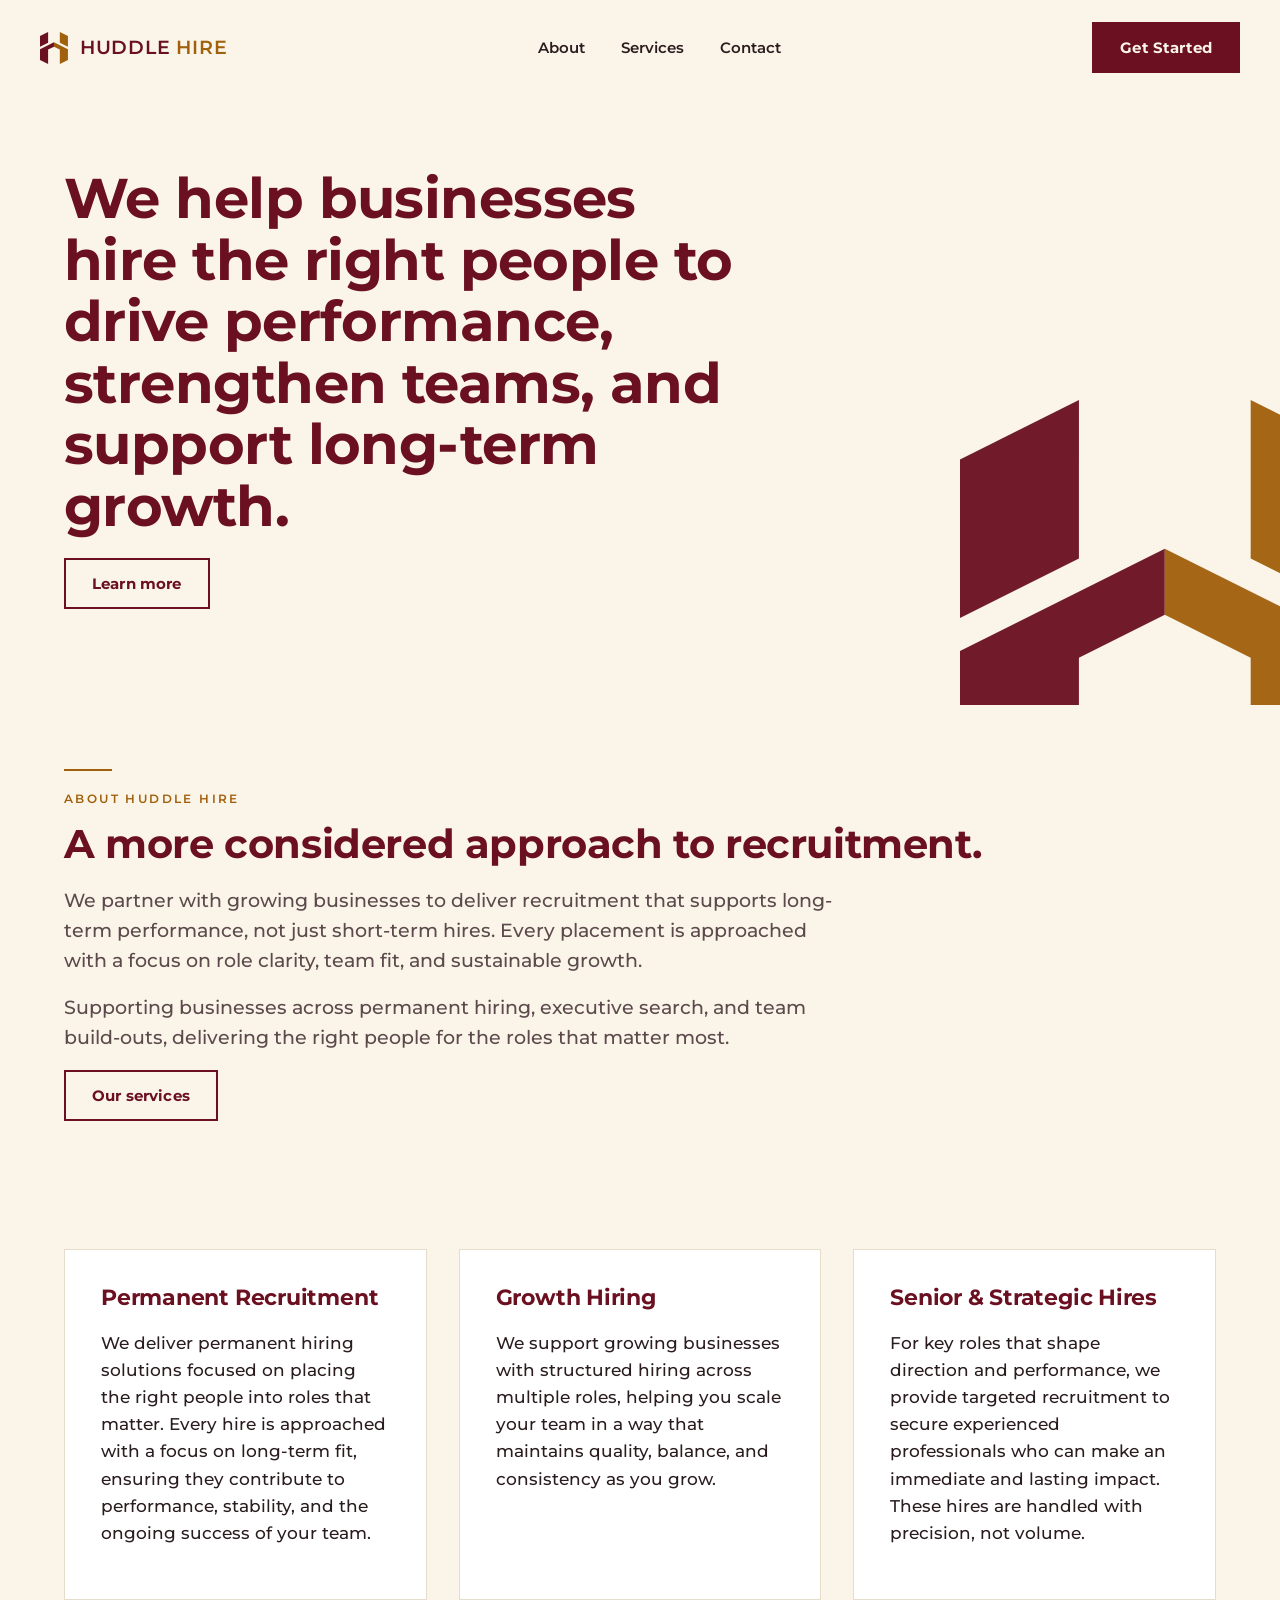
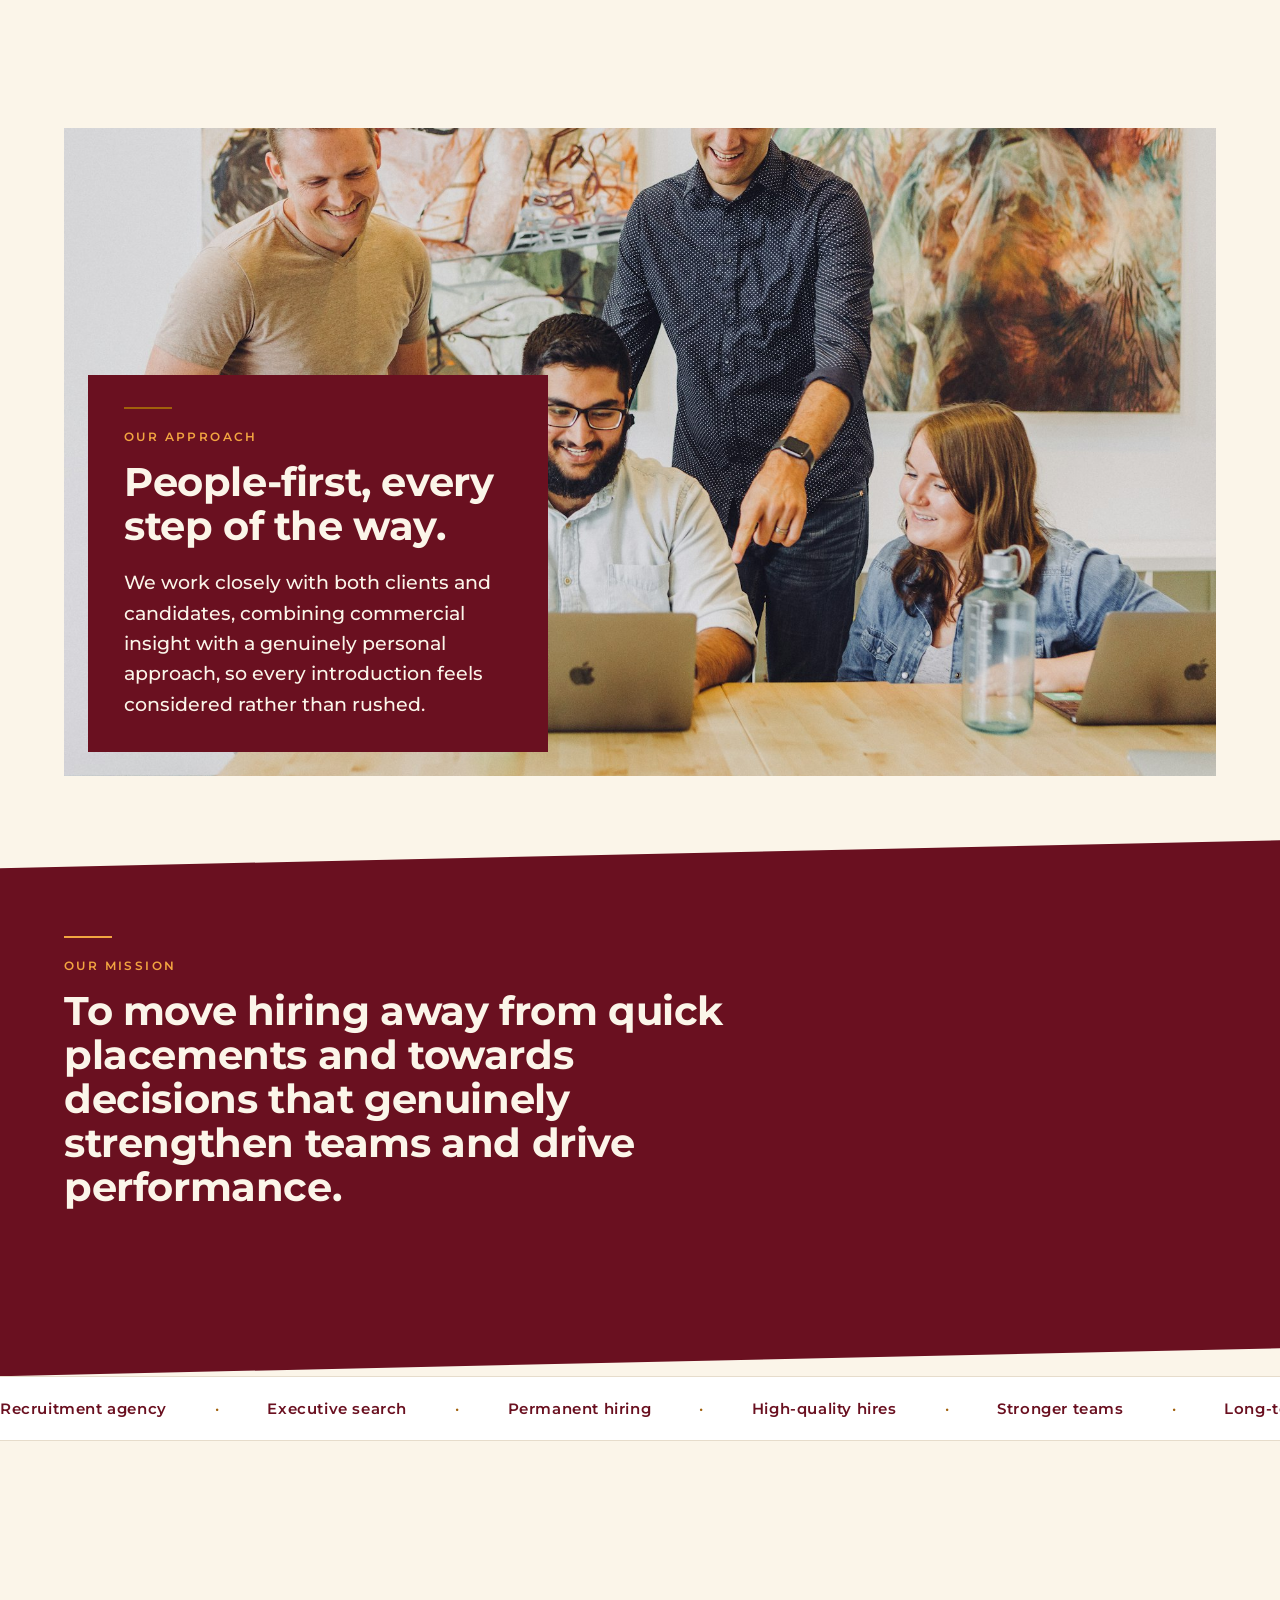
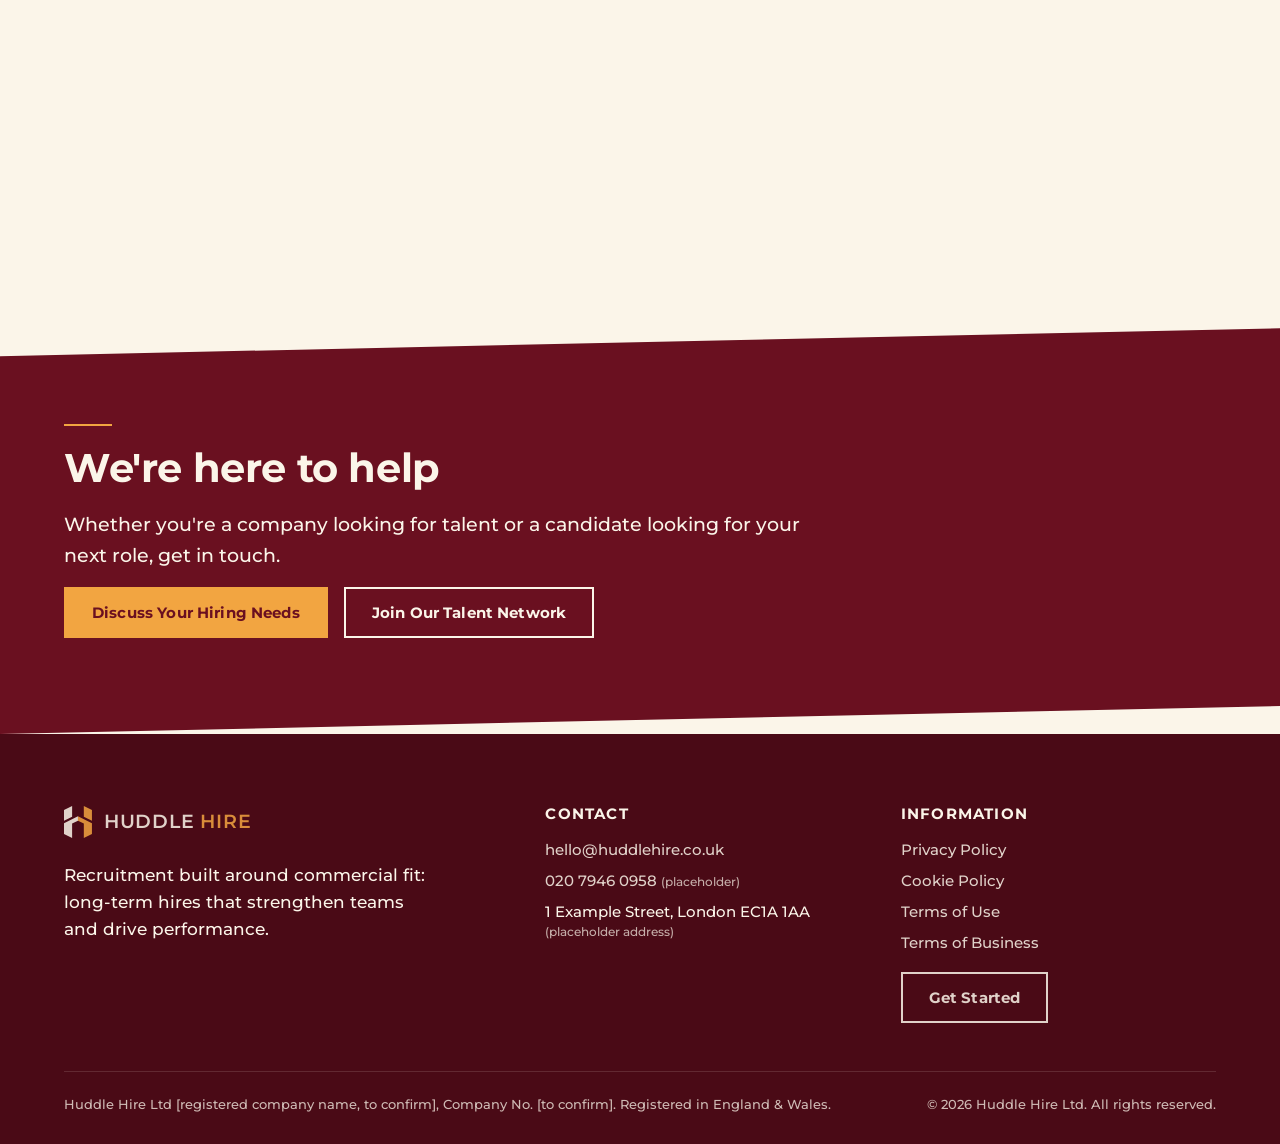
<file: index.html>
<!doctype html>
<html lang="en-GB">
<head>
  <meta charset="utf-8">
  <meta name="viewport" content="width=device-width, initial-scale=1">
  <title>Huddle Hire | Sales &amp; Commercial Recruitment Agency</title>
  <meta name="description" content="Huddle Hire helps growing businesses hire the right people to drive performance, strengthen teams and support long-term growth.">
  <meta property="og:title" content="Huddle Hire | Sales &amp; Commercial Recruitment Agency">
  <meta property="og:description" content="Huddle Hire helps growing businesses hire the right people to drive performance, strengthen teams and support long-term growth.">
  <meta property="og:type" content="website">
  <link rel="canonical" href="https://www.huddlehire.co.uk/">
  <meta property="og:url" content="https://www.huddlehire.co.uk/">
  <link rel="icon" href="assets/logo/favicon.svg" type="image/svg+xml">
  <link rel="icon" href="assets/logo/png/favicon-32.png" sizes="32x32">
  <link rel="shortcut icon" href="assets/logo/favicon.ico">
  <link rel="apple-touch-icon" href="assets/logo/png/apple-touch-icon-180.png">
  <link rel="manifest" href="site.webmanifest">
  <link rel="stylesheet" href="css/style.css">
</head>
<body>
  <a class="skip-link" href="#main">Skip to content</a>

  <header class="site-header">
    <div class="container site-header__bar">
      <a href="index.html" class="logo" aria-label="Huddle Hire home">
        <svg viewBox="0 0 310 355" aria-hidden="true">
          <polygon points="0,45 90,0 90,120 0,165" fill="var(--hh-maroon)"/>
          <polygon points="0,190 155,112.5 155,162.5 90,195 90,355 0,310" fill="var(--hh-maroon)"/>
          <polygon points="220,0 310,45 310,165 220,120" fill="var(--hh-bronze)"/>
          <polygon points="155,112.5 310,190 310,310 220,355 220,195 155,162.5" fill="var(--hh-bronze)"/>
        </svg>
        <span class="logo__word">HUDDLE <span class="accent">HIRE</span></span>
      </a>
      <nav class="site-nav" aria-label="Primary">
        <a href="about.html">About</a>
        <a href="services.html">Services</a>
        <a href="contact.html">Contact</a>
      </nav>
      <div class="header-actions">
        <a class="btn btn--primary" href="contact.html"><span>Get Started</span></a>
        <button class="menu-toggle" aria-label="Open menu" aria-expanded="false" aria-controls="mobile-nav">
          <span></span><span></span><span></span>
        </button>
      </div>
    </div>
  </header>
  <nav class="mobile-nav" id="mobile-nav" aria-label="Mobile">
    <a href="about.html">About</a>
    <a href="services.html">Services</a>
    <a href="contact.html">Contact</a>
    <a class="btn btn--primary" href="contact.html"><span>Get Started</span></a>
  </nav>

  <main id="main">

    <section class="hero">
      <div class="hero-graphic" aria-hidden="true">
        <svg viewBox="0 0 310 355">
          <polygon points="0,45 90,0 90,120 0,165" fill="var(--hh-maroon)"/>
          <polygon points="0,190 155,112.5 155,162.5 90,195 90,355 0,310" fill="var(--hh-maroon)"/>
          <polygon points="220,0 310,45 310,165 220,120" fill="var(--hh-bronze)"/>
          <polygon points="155,112.5 310,190 310,310 220,355 220,195 155,162.5" fill="var(--hh-bronze)"/>
        </svg>
      </div>
      <div class="container hero__grid">
        <div class="reveal is-visible">
          <h1>We help businesses hire the right people to drive performance, strengthen teams, and support long-term growth.</h1>
          <a class="btn btn--secondary" href="about.html"><span>Learn more</span></a>
        </div>
      </div>
    </section>

    <section class="section section--tight">
      <div class="container">
        <div class="rule reveal"></div>
        <div class="eyebrow reveal">About Huddle Hire</div>
        <h2 class="reveal">A more considered approach to recruitment.</h2>
        <p class="lede reveal">We partner with growing businesses to deliver recruitment that supports long-term performance, not just short-term hires. Every placement is approached with a focus on role clarity, team fit, and sustainable growth.</p>
        <p class="lede reveal">Supporting businesses across permanent hiring, executive search, and team build-outs, delivering the right people for the roles that matter most.</p>
        <a class="btn btn--secondary reveal" href="services.html"><span>Our services</span></a>
      </div>
    </section>

    <section class="section section--tight">
      <div class="container">
        <div class="grid grid--3 reveal-stagger">
          <article class="card reveal" style="--i:0">
            <h3>Permanent Recruitment</h3>
            <p>We deliver permanent hiring solutions focused on placing the right people into roles that matter. Every hire is approached with a focus on long-term fit, ensuring they contribute to performance, stability, and the ongoing success of your team.</p>
          </article>
          <article class="card reveal" style="--i:1">
            <h3>Growth Hiring</h3>
            <p>We support growing businesses with structured hiring across multiple roles, helping you scale your team in a way that maintains quality, balance, and consistency as you grow.</p>
          </article>
          <article class="card reveal" style="--i:2">
            <h3>Senior &amp; Strategic Hires</h3>
            <p>For key roles that shape direction and performance, we provide targeted recruitment to secure experienced professionals who can make an immediate and lasting impact. These hires are handled with precision, not volume.</p>
          </article>
        </div>
      </div>
    </section>

    <section class="section section--tight">
      <div class="container">
        <div class="image-overlay reveal">
          <img src="assets/images/home-team.jpg" alt="Colleagues smiling and reviewing work together around a laptop" loading="lazy" width="1800" height="1200">
          <div class="overlay-panel">
            <div class="rule"></div>
            <div class="eyebrow">Our approach</div>
            <h2>People-first, every step of the way.</h2>
            <p class="lede">We work closely with both clients and candidates, combining commercial insight with a genuinely personal approach, so every introduction feels considered rather than rushed.</p>
          </div>
        </div>
      </div>
    </section>

    <section class="section section--maroon">
      <div class="container">
        <div class="rule reveal"></div>
        <div class="eyebrow reveal">Our mission</div>
        <h2 class="reveal" style="max-width:26ch">To move hiring away from quick placements and towards decisions that genuinely strengthen teams and drive performance.</h2>
        <a class="btn btn--on-dark reveal" href="about.html"><span>Learn more about us</span></a>
      </div>
    </section>

    <div class="marquee" aria-hidden="true">
      <div class="marquee__track">
        <span>Recruitment agency</span><span class="dot">·</span>
        <span>Executive search</span><span class="dot">·</span>
        <span>Permanent hiring</span><span class="dot">·</span>
        <span>High-quality hires</span><span class="dot">·</span>
        <span>Stronger teams</span><span class="dot">·</span>
        <span>Long-term performance</span><span class="dot">·</span>
        <span>Recruitment agency</span><span class="dot">·</span>
        <span>Executive search</span><span class="dot">·</span>
        <span>Permanent hiring</span><span class="dot">·</span>
        <span>High-quality hires</span><span class="dot">·</span>
        <span>Stronger teams</span><span class="dot">·</span>
        <span>Long-term performance</span><span class="dot">·</span>
      </div>
    </div>

    <section class="section">
      <div class="container">
        <div class="rule reveal"></div>
        <div class="eyebrow reveal">What people say about us</div>
        <div class="grid grid--3 reveal-stagger">
          <figure class="testimonial reveal" style="--i:0">
            <blockquote class="testimonial__quote">The best recruitment partner we've worked with. They understood exactly what we needed and delivered.</blockquote>
            <figcaption class="testimonial__name">James T., Operations Director</figcaption>
          </figure>
          <figure class="testimonial reveal" style="--i:1">
            <blockquote class="testimonial__quote">Professional, responsive and genuinely invested in finding the right fit for our business.</blockquote>
            <figcaption class="testimonial__name">David R., Hiring Manager</figcaption>
          </figure>
          <figure class="testimonial reveal" style="--i:2">
            <blockquote class="testimonial__quote">A genuinely personal approach. They made finding my next opportunity stress-free.</blockquote>
            <figcaption class="testimonial__name">Charlotte P., Finance Director</figcaption>
          </figure>
        </div>
      </div>
    </section>

    <section class="section section--maroon">
      <div class="container">
        <div class="rule reveal"></div>
        <h2 class="reveal">We're here to help</h2>
        <p class="lede reveal">Whether you're a company looking for talent or a candidate looking for your next role, get in touch.</p>
        <div class="reveal" style="display:flex;gap:16px;flex-wrap:wrap;margin-top:12px">
          <a class="btn btn--on-dark" href="contact.html#employers"><span>Discuss Your Hiring Needs</span></a>
          <a class="btn btn--on-dark-outline" href="contact.html#candidates"><span>Join Our Talent Network</span></a>
        </div>
      </div>
    </section>

  </main>

  <footer class="site-footer">
    <div class="container">
      <div class="footer-grid">
        <div>
          <a href="index.html" class="logo logo--on-dark" aria-label="Huddle Hire home">
            <svg viewBox="0 0 310 355" aria-hidden="true">
              <polygon points="0,45 90,0 90,120 0,165" fill="var(--hh-ivory)"/>
              <polygon points="0,190 155,112.5 155,162.5 90,195 90,355 0,310" fill="var(--hh-ivory)"/>
              <polygon points="220,0 310,45 310,165 220,120" fill="var(--hh-copper)"/>
              <polygon points="155,112.5 310,190 310,310 220,355 220,195 155,162.5" fill="var(--hh-copper)"/>
            </svg>
            <span class="logo__word">HUDDLE <span class="accent">HIRE</span></span>
          </a>
          <p style="margin-top:20px;max-width:34ch">Recruitment built around commercial fit: long-term hires that strengthen teams and drive performance.</p>
        </div>
        <div>
          <h3>Contact</h3>
          <ul>
            <li><a href="mailto:hello@huddlehire.co.uk">hello@huddlehire.co.uk</a></li>
            <li><a href="tel:+442079460958">020 7946 0958</a> <span style="font-size:12px;opacity:.7">(placeholder)</span></li>
            <li>1 Example Street, London EC1A 1AA<br><span style="font-size:12px;opacity:.7">(placeholder address)</span></li>
          </ul>
        </div>
        <div>
          <h3>Information</h3>
          <ul>
            <li><a href="privacy-policy.html">Privacy Policy</a></li>
            <li><a href="cookie-policy.html">Cookie Policy</a></li>
            <li><a href="terms-of-use.html">Terms of Use</a></li>
            <li><a href="terms-of-business.html">Terms of Business</a></li>
          </ul>
          <a class="btn btn--on-dark-outline" style="margin-top:20px" href="contact.html"><span>Get Started</span></a>
        </div>
      </div>
      <div class="footer-bottom">
        <span>Huddle Hire Ltd [registered company name, to confirm], Company No. [to confirm]. Registered in England &amp; Wales.</span>
        <span>© 2026 Huddle Hire Ltd. All rights reserved.</span>
      </div>
    </div>
  </footer>

  <script src="js/main.js"></script>
</body>
</html>
</file>
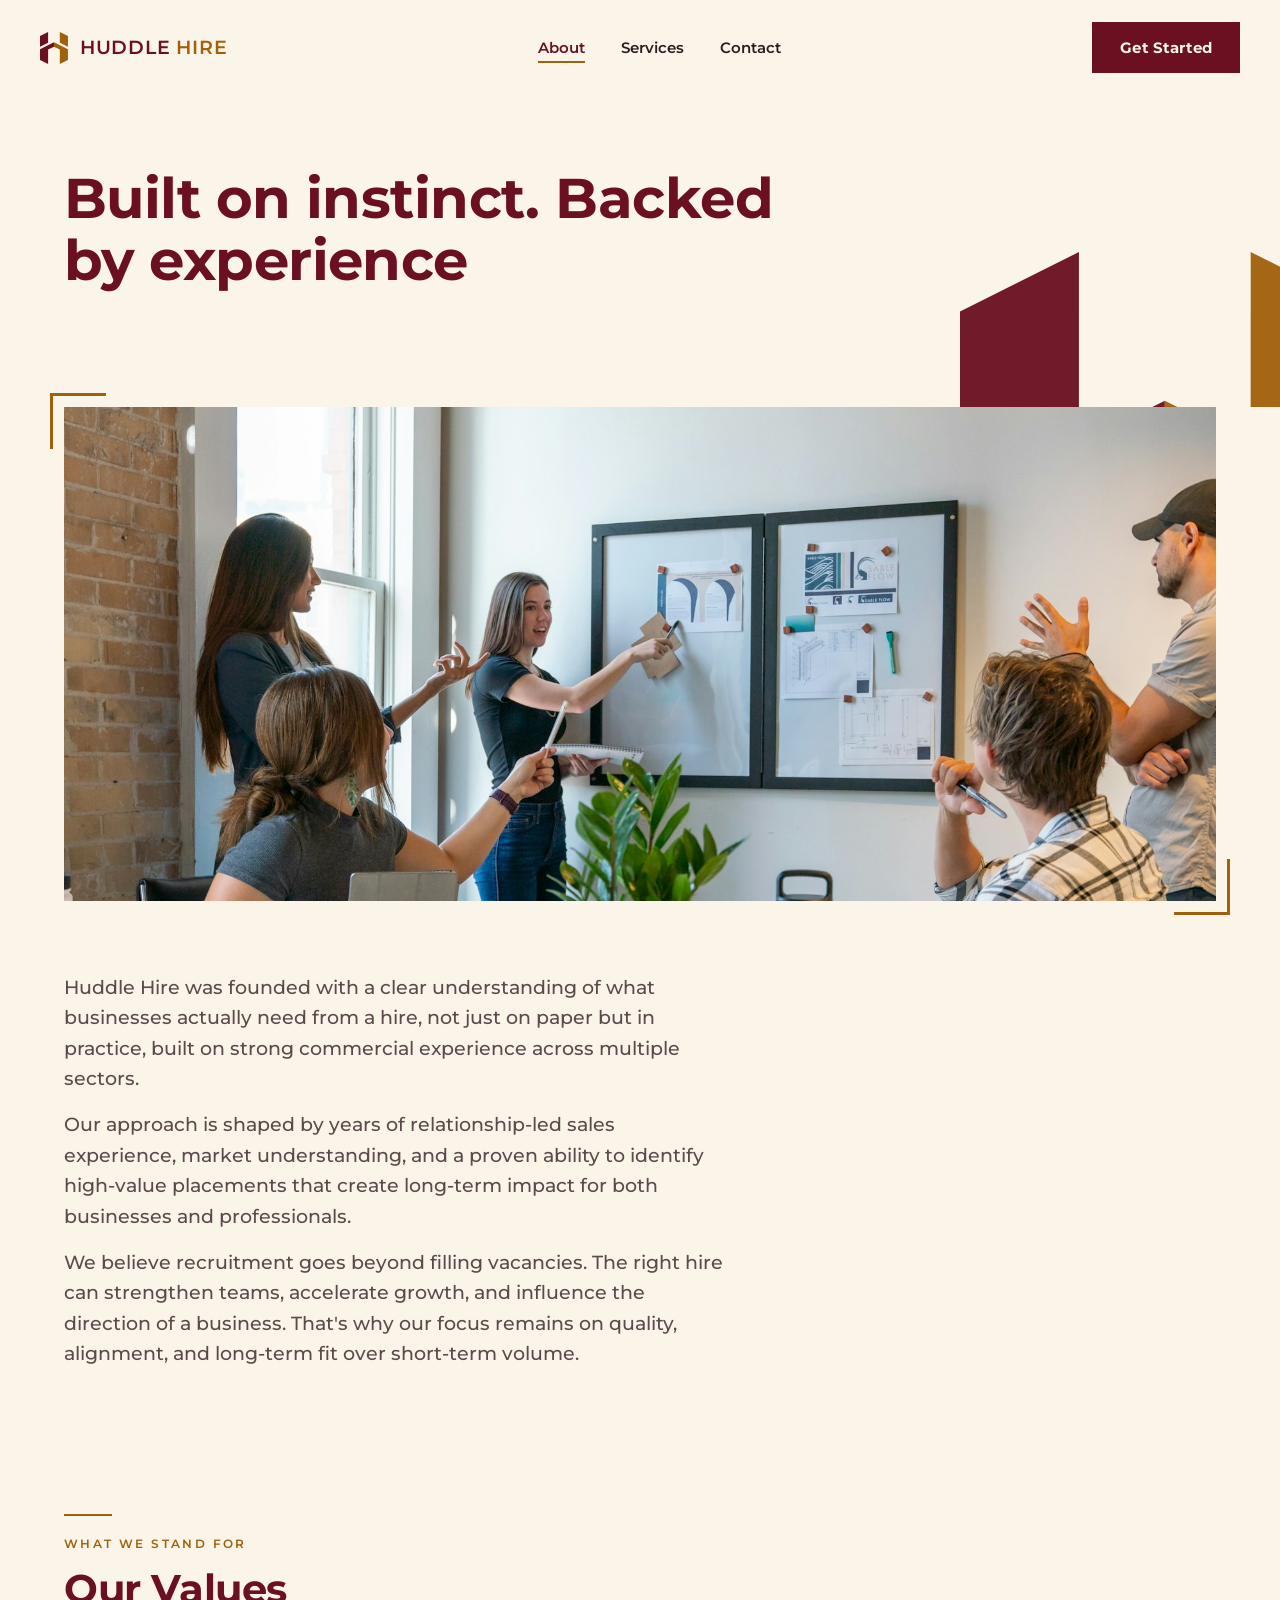
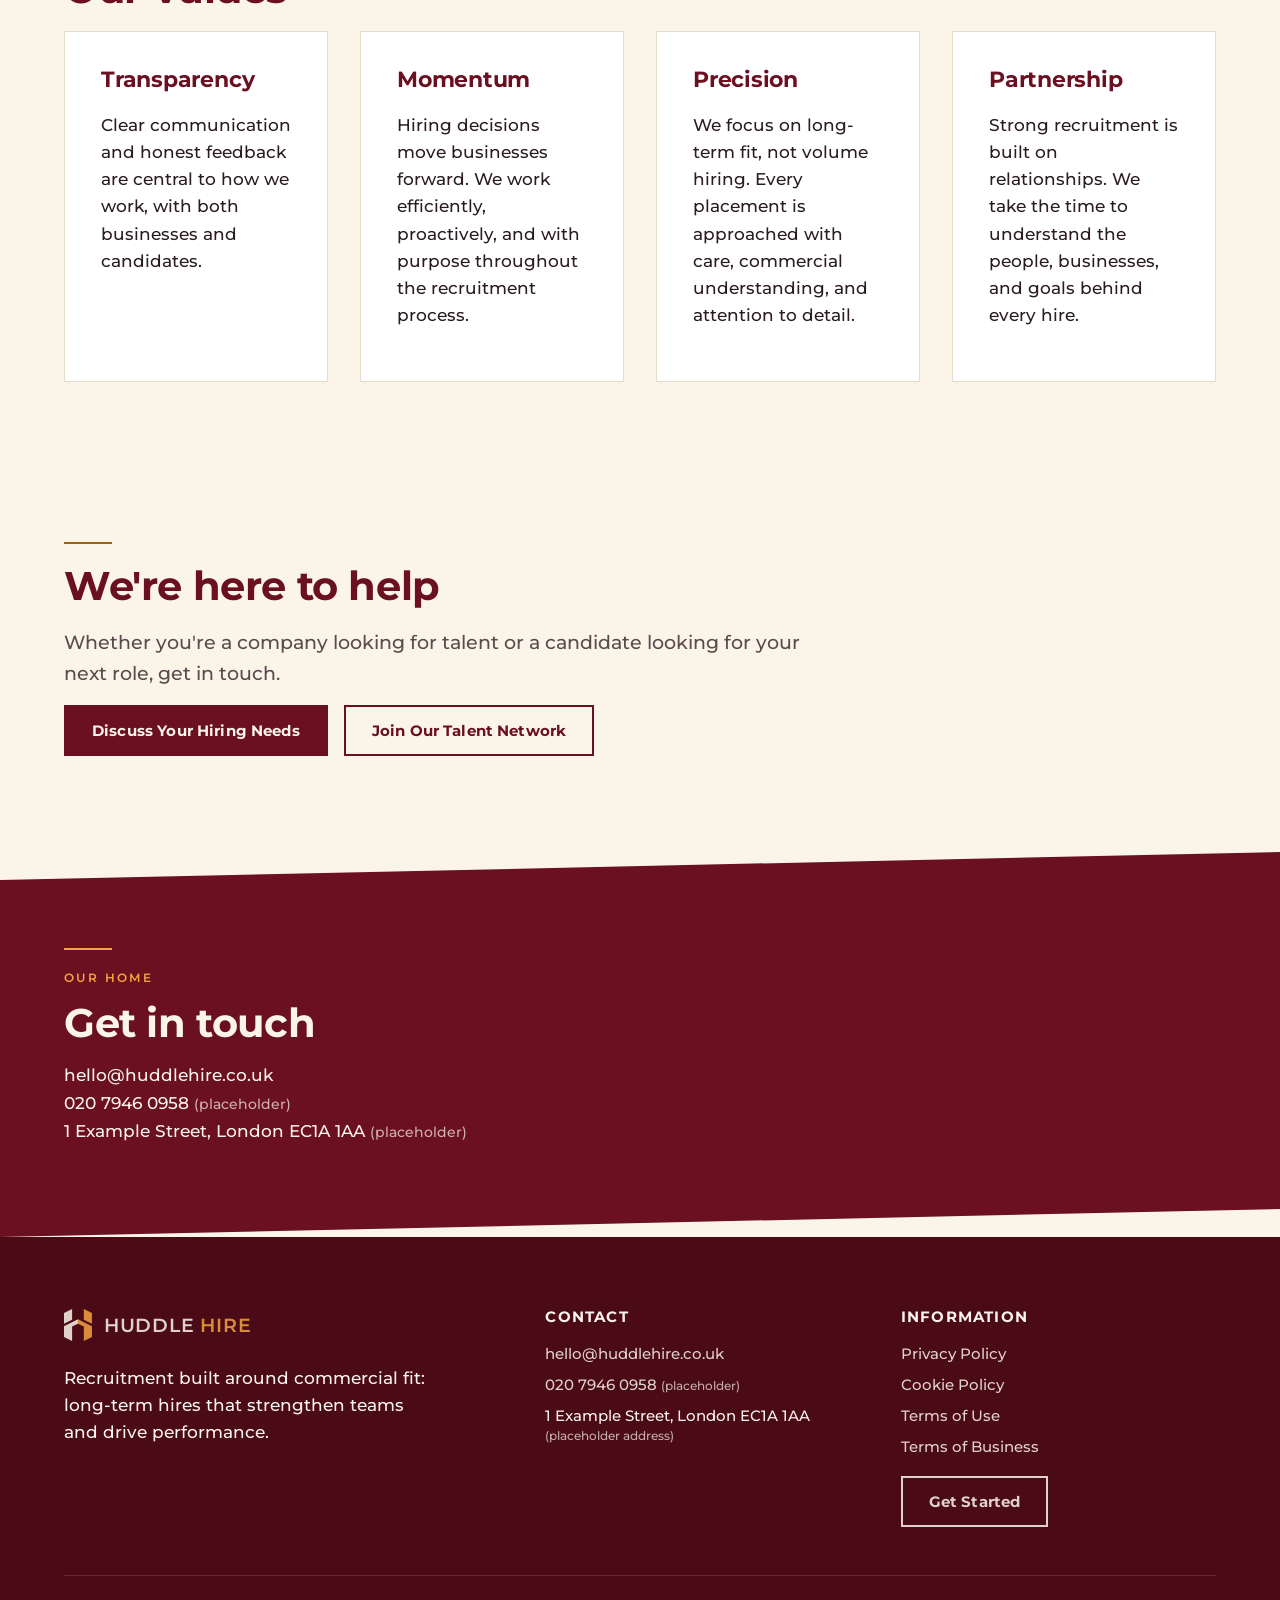
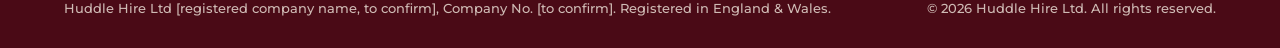
<file: about.html>
<!doctype html>
<html lang="en-GB">
<head>
  <meta charset="utf-8">
  <meta name="viewport" content="width=device-width, initial-scale=1">
  <title>About | Huddle Hire</title>
  <meta name="description" content="Huddle Hire was founded on real commercial experience. Read about our values and our approach to recruitment.">
  <meta property="og:title" content="About | Huddle Hire">
  <meta property="og:description" content="Huddle Hire was founded on real commercial experience. Read about our values and our approach to recruitment.">
  <meta property="og:type" content="website">
  <link rel="canonical" href="https://www.huddlehire.co.uk/about.html">
  <meta property="og:url" content="https://www.huddlehire.co.uk/about.html">
  <link rel="icon" href="assets/logo/favicon.svg" type="image/svg+xml">
  <link rel="icon" href="assets/logo/png/favicon-32.png" sizes="32x32">
  <link rel="shortcut icon" href="assets/logo/favicon.ico">
  <link rel="apple-touch-icon" href="assets/logo/png/apple-touch-icon-180.png">
  <link rel="manifest" href="site.webmanifest">
  <link rel="stylesheet" href="css/style.css">
</head>
<body>
  <a class="skip-link" href="#main">Skip to content</a>

  <header class="site-header">
    <div class="container site-header__bar">
      <a href="index.html" class="logo" aria-label="Huddle Hire home">
        <svg viewBox="0 0 310 355" aria-hidden="true">
          <polygon points="0,45 90,0 90,120 0,165" fill="var(--hh-maroon)"/>
          <polygon points="0,190 155,112.5 155,162.5 90,195 90,355 0,310" fill="var(--hh-maroon)"/>
          <polygon points="220,0 310,45 310,165 220,120" fill="var(--hh-bronze)"/>
          <polygon points="155,112.5 310,190 310,310 220,355 220,195 155,162.5" fill="var(--hh-bronze)"/>
        </svg>
        <span class="logo__word">HUDDLE <span class="accent">HIRE</span></span>
      </a>
      <nav class="site-nav" aria-label="Primary">
        <a href="about.html" aria-current="page">About</a>
        <a href="services.html">Services</a>
        <a href="contact.html">Contact</a>
      </nav>
      <div class="header-actions">
        <a class="btn btn--primary" href="contact.html"><span>Get Started</span></a>
        <button class="menu-toggle" aria-label="Open menu" aria-expanded="false" aria-controls="mobile-nav">
          <span></span><span></span><span></span>
        </button>
      </div>
    </div>
  </header>
  <nav class="mobile-nav" id="mobile-nav" aria-label="Mobile">
    <a href="about.html" aria-current="page">About</a>
    <a href="services.html">Services</a>
    <a href="contact.html">Contact</a>
    <a class="btn btn--primary" href="contact.html"><span>Get Started</span></a>
  </nav>

  <main id="main">

    <section class="hero">
      <div class="hero-graphic" aria-hidden="true">
        <svg viewBox="0 0 310 355">
          <polygon points="0,45 90,0 90,120 0,165" fill="var(--hh-maroon)"/>
          <polygon points="0,190 155,112.5 155,162.5 90,195 90,355 0,310" fill="var(--hh-maroon)"/>
          <polygon points="220,0 310,45 310,165 220,120" fill="var(--hh-bronze)"/>
          <polygon points="155,112.5 310,190 310,310 220,355 220,195 155,162.5" fill="var(--hh-bronze)"/>
        </svg>
      </div>
      <div class="container">
        <h1 class="reveal is-visible" style="max-width:20ch">Built on instinct. Backed by experience</h1>
      </div>
    </section>

    <div class="container">
      <div class="image-banner reveal is-visible">
        <img src="assets/images/about-team.jpg" alt="Team presenting ideas on a pinboard in a bright, modern office" loading="lazy" width="1800" height="2699" style="object-position:50% 38%">
      </div>
    </div>

    <section class="section section--tight">
      <div class="container">
        <div class="max-prose">
          <p class="lede reveal">Huddle Hire was founded with a clear understanding of what businesses actually need from a hire, not just on paper but in practice, built on strong commercial experience across multiple sectors.</p>
          <p class="lede reveal">Our approach is shaped by years of relationship-led sales experience, market understanding, and a proven ability to identify high-value placements that create long-term impact for both businesses and professionals.</p>
          <p class="lede reveal">We believe recruitment goes beyond filling vacancies. The right hire can strengthen teams, accelerate growth, and influence the direction of a business. That's why our focus remains on quality, alignment, and long-term fit over short-term volume.</p>
        </div>
      </div>
    </section>

    <section class="section section--tight">
      <div class="container">
        <div class="rule reveal"></div>
        <div class="eyebrow reveal">What we stand for</div>
        <h2 class="reveal">Our Values</h2>
        <div class="grid grid--4 reveal-stagger">
          <div class="card reveal" style="--i:0">
            <h3>Transparency</h3>
            <p>Clear communication and honest feedback are central to how we work, with both businesses and candidates.</p>
          </div>
          <div class="card reveal" style="--i:1">
            <h3>Momentum</h3>
            <p>Hiring decisions move businesses forward. We work efficiently, proactively, and with purpose throughout the recruitment process.</p>
          </div>
          <div class="card reveal" style="--i:2">
            <h3>Precision</h3>
            <p>We focus on long-term fit, not volume hiring. Every placement is approached with care, commercial understanding, and attention to detail.</p>
          </div>
          <div class="card reveal" style="--i:3">
            <h3>Partnership</h3>
            <p>Strong recruitment is built on relationships. We take the time to understand the people, businesses, and goals behind every hire.</p>
          </div>
        </div>
      </div>
    </section>

    <section class="section">
      <div class="container">
        <div class="rule reveal"></div>
        <h2 class="reveal">We're here to help</h2>
        <p class="lede reveal">Whether you're a company looking for talent or a candidate looking for your next role, get in touch.</p>
        <div class="reveal" style="display:flex;gap:16px;flex-wrap:wrap;margin-top:12px">
          <a class="btn btn--primary" href="contact.html#employers"><span>Discuss Your Hiring Needs</span></a>
          <a class="btn btn--secondary" href="contact.html#candidates"><span>Join Our Talent Network</span></a>
        </div>
      </div>
    </section>

    <section class="section section--maroon">
      <div class="container">
        <div class="rule reveal"></div>
        <div class="eyebrow reveal">Our Home</div>
        <h2 class="reveal">Get in touch</h2>
        <div class="reveal" style="display:grid;gap:8px;font-size:17px">
          <span><a href="mailto:hello@huddlehire.co.uk">hello@huddlehire.co.uk</a></span>
          <span><a href="tel:+442079460958">020 7946 0958</a> <span style="opacity:.7;font-size:14px">(placeholder)</span></span>
          <span>1 Example Street, London EC1A 1AA <span style="opacity:.7;font-size:14px">(placeholder)</span></span>
        </div>
      </div>
    </section>

  </main>

  <footer class="site-footer">
    <div class="container">
      <div class="footer-grid">
        <div>
          <a href="index.html" class="logo logo--on-dark" aria-label="Huddle Hire home">
            <svg viewBox="0 0 310 355" aria-hidden="true">
              <polygon points="0,45 90,0 90,120 0,165" fill="var(--hh-ivory)"/>
              <polygon points="0,190 155,112.5 155,162.5 90,195 90,355 0,310" fill="var(--hh-ivory)"/>
              <polygon points="220,0 310,45 310,165 220,120" fill="var(--hh-copper)"/>
              <polygon points="155,112.5 310,190 310,310 220,355 220,195 155,162.5" fill="var(--hh-copper)"/>
            </svg>
            <span class="logo__word">HUDDLE <span class="accent">HIRE</span></span>
          </a>
          <p style="margin-top:20px;max-width:34ch">Recruitment built around commercial fit: long-term hires that strengthen teams and drive performance.</p>
        </div>
        <div>
          <h3>Contact</h3>
          <ul>
            <li><a href="mailto:hello@huddlehire.co.uk">hello@huddlehire.co.uk</a></li>
            <li><a href="tel:+442079460958">020 7946 0958</a> <span style="font-size:12px;opacity:.7">(placeholder)</span></li>
            <li>1 Example Street, London EC1A 1AA<br><span style="font-size:12px;opacity:.7">(placeholder address)</span></li>
          </ul>
        </div>
        <div>
          <h3>Information</h3>
          <ul>
            <li><a href="privacy-policy.html">Privacy Policy</a></li>
            <li><a href="cookie-policy.html">Cookie Policy</a></li>
            <li><a href="terms-of-use.html">Terms of Use</a></li>
            <li><a href="terms-of-business.html">Terms of Business</a></li>
          </ul>
          <a class="btn btn--on-dark-outline" style="margin-top:20px" href="contact.html"><span>Get Started</span></a>
        </div>
      </div>
      <div class="footer-bottom">
        <span>Huddle Hire Ltd [registered company name, to confirm], Company No. [to confirm]. Registered in England &amp; Wales.</span>
        <span>© 2026 Huddle Hire Ltd. All rights reserved.</span>
      </div>
    </div>
  </footer>

  <script src="js/main.js"></script>
</body>
</html>
</file>
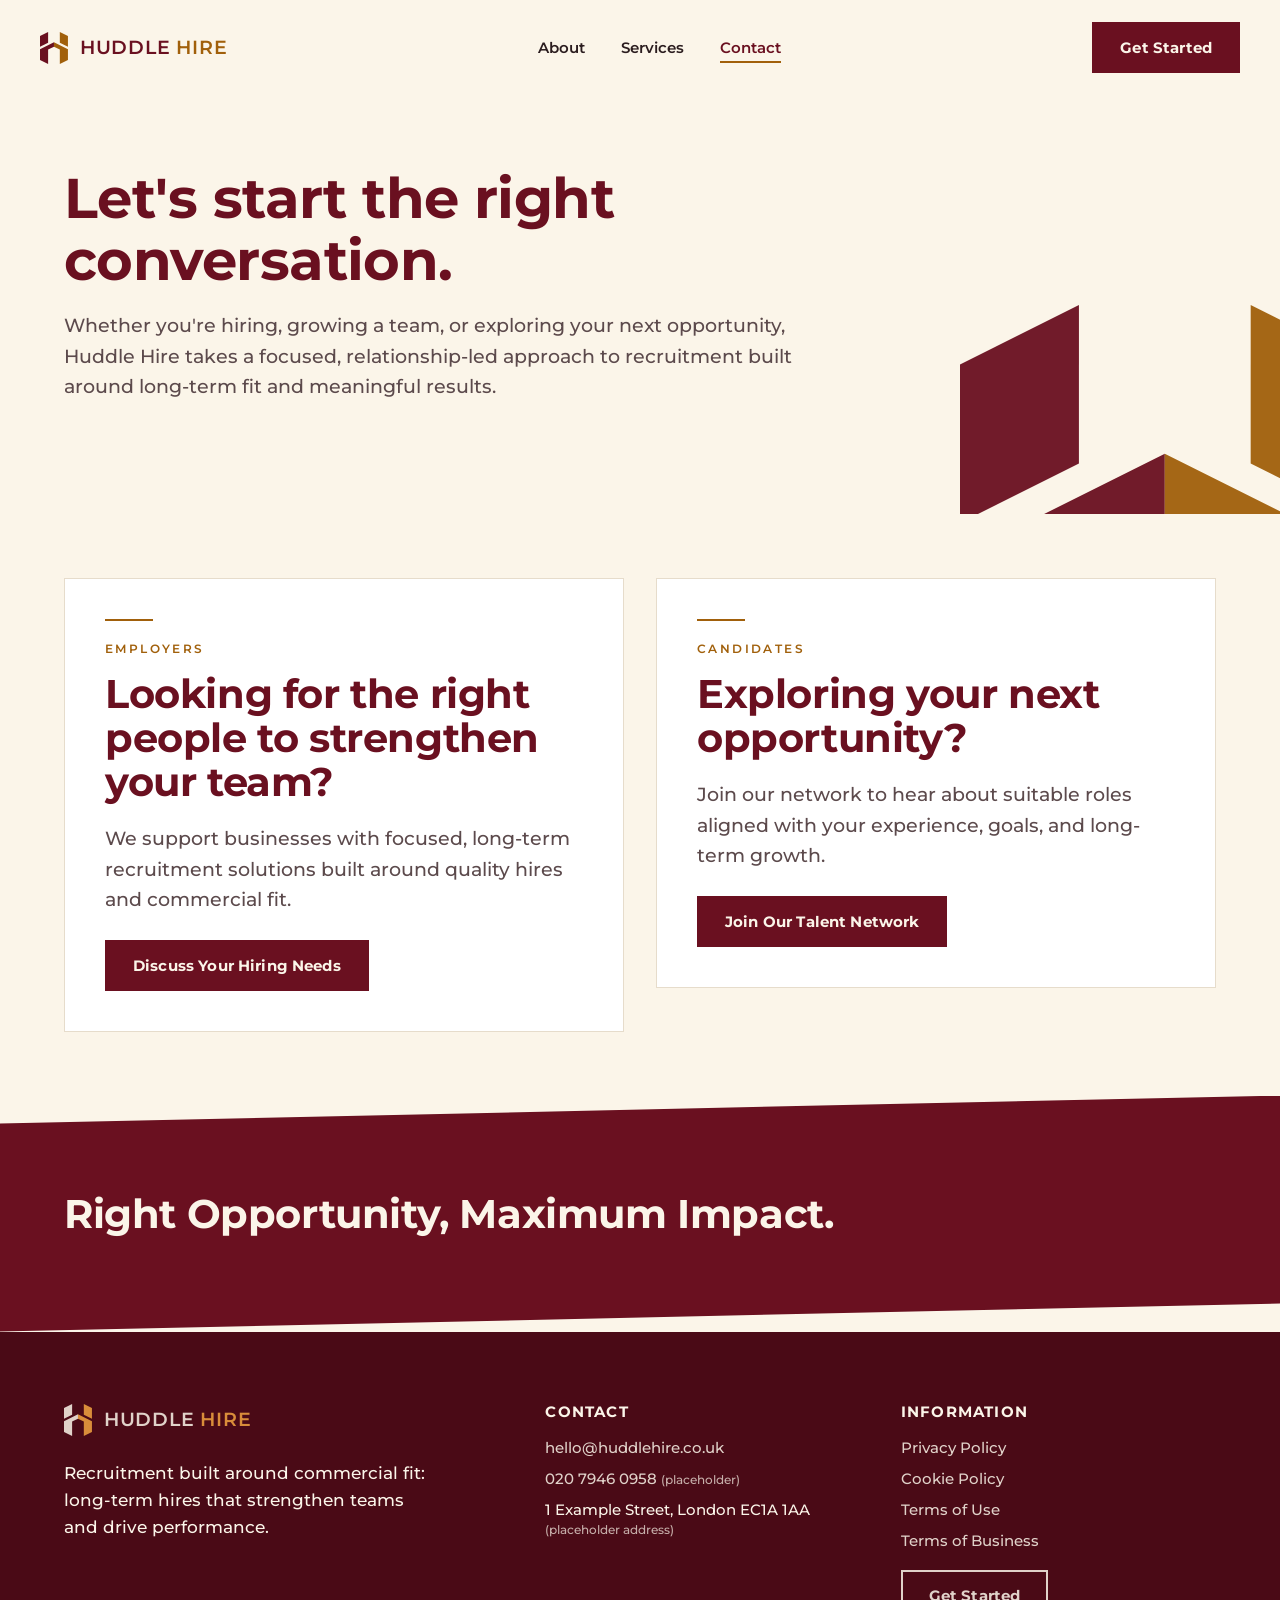
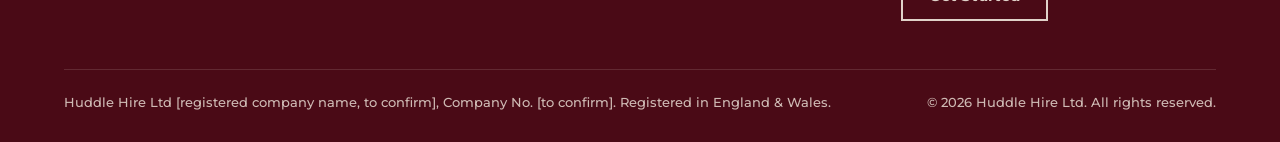
<file: contact.html>
<!doctype html>
<html lang="en-GB">
<head>
  <meta charset="utf-8">
  <meta name="viewport" content="width=device-width, initial-scale=1">
  <title>Contact | Huddle Hire</title>
  <meta name="description" content="Get in touch with Huddle Hire, whether you're hiring, growing a team, or exploring your next opportunity.">
  <meta property="og:title" content="Contact | Huddle Hire">
  <meta property="og:description" content="Get in touch with Huddle Hire, whether you're hiring, growing a team, or exploring your next opportunity.">
  <meta property="og:type" content="website">
  <link rel="canonical" href="https://www.huddlehire.co.uk/contact.html">
  <meta property="og:url" content="https://www.huddlehire.co.uk/contact.html">
  <link rel="icon" href="assets/logo/favicon.svg" type="image/svg+xml">
  <link rel="icon" href="assets/logo/png/favicon-32.png" sizes="32x32">
  <link rel="shortcut icon" href="assets/logo/favicon.ico">
  <link rel="apple-touch-icon" href="assets/logo/png/apple-touch-icon-180.png">
  <link rel="manifest" href="site.webmanifest">
  <link rel="stylesheet" href="css/style.css">
</head>
<body>
  <a class="skip-link" href="#main">Skip to content</a>

  <header class="site-header">
    <div class="container site-header__bar">
      <a href="index.html" class="logo" aria-label="Huddle Hire home">
        <svg viewBox="0 0 310 355" aria-hidden="true">
          <polygon points="0,45 90,0 90,120 0,165" fill="var(--hh-maroon)"/>
          <polygon points="0,190 155,112.5 155,162.5 90,195 90,355 0,310" fill="var(--hh-maroon)"/>
          <polygon points="220,0 310,45 310,165 220,120" fill="var(--hh-bronze)"/>
          <polygon points="155,112.5 310,190 310,310 220,355 220,195 155,162.5" fill="var(--hh-bronze)"/>
        </svg>
        <span class="logo__word">HUDDLE <span class="accent">HIRE</span></span>
      </a>
      <nav class="site-nav" aria-label="Primary">
        <a href="about.html">About</a>
        <a href="services.html">Services</a>
        <a href="contact.html" aria-current="page">Contact</a>
      </nav>
      <div class="header-actions">
        <a class="btn btn--primary" href="contact.html"><span>Get Started</span></a>
        <button class="menu-toggle" aria-label="Open menu" aria-expanded="false" aria-controls="mobile-nav">
          <span></span><span></span><span></span>
        </button>
      </div>
    </div>
  </header>
  <nav class="mobile-nav" id="mobile-nav" aria-label="Mobile">
    <a href="about.html">About</a>
    <a href="services.html">Services</a>
    <a href="contact.html" aria-current="page">Contact</a>
    <a class="btn btn--primary" href="contact.html"><span>Get Started</span></a>
  </nav>

  <main id="main">

    <section class="hero">
      <div class="hero-graphic" aria-hidden="true">
        <svg viewBox="0 0 310 355">
          <polygon points="0,45 90,0 90,120 0,165" fill="var(--hh-maroon)"/>
          <polygon points="0,190 155,112.5 155,162.5 90,195 90,355 0,310" fill="var(--hh-maroon)"/>
          <polygon points="220,0 310,45 310,165 220,120" fill="var(--hh-bronze)"/>
          <polygon points="155,112.5 310,190 310,310 220,355 220,195 155,162.5" fill="var(--hh-bronze)"/>
        </svg>
      </div>
      <div class="container">
        <h1 class="reveal is-visible" style="max-width:20ch">Let's start the right conversation.</h1>
        <p class="lede reveal is-visible">Whether you're hiring, growing a team, or exploring your next opportunity, Huddle Hire takes a focused, relationship-led approach to recruitment built around long-term fit and meaningful results.</p>
      </div>
    </section>

    <section class="section section--tight">
      <div class="container">
        <div class="grid grid--2 contact-columns">

          <div class="contact-panel reveal" id="employers">
            <div class="rule"></div>
            <div class="eyebrow">Employers</div>
            <h2>Looking for the right people to strengthen your team?</h2>
            <p class="lede">We support businesses with focused, long-term recruitment solutions built around quality hires and commercial fit.</p>
            <button class="btn btn--primary contact-toggle" type="button" aria-expanded="false" aria-controls="employers-form"><span>Discuss Your Hiring Needs</span></button>

            <div class="contact-form-wrap" id="employers-form">
              <div class="contact-form-inner">
                <form class="form" name="employer-enquiry" method="POST" action="/" data-netlify="true" data-ajax-form aria-labelledby="employers-form-heading">
                  <input type="hidden" name="form-name" value="employer-enquiry">
                  <h3 id="employers-form-heading" class="visually-hidden">Discuss your hiring needs</h3>
                  <div class="field">
                    <label for="emp-name">Name</label>
                    <input id="emp-name" name="name" type="text" autocomplete="name" required>
                    <span class="field__error">Please enter your name.</span>
                  </div>
                  <div class="field">
                    <label for="emp-company">Company</label>
                    <input id="emp-company" name="company" type="text" autocomplete="organization" required>
                    <span class="field__error">Please enter your company name.</span>
                  </div>
                  <div class="field">
                    <label for="emp-email">Email</label>
                    <input id="emp-email" name="email" type="email" autocomplete="email" required>
                    <span class="field__error">Please enter a valid email address.</span>
                  </div>
                  <div class="field">
                    <label for="emp-phone">Phone</label>
                    <input id="emp-phone" name="phone" type="tel" autocomplete="tel">
                  </div>
                  <div class="field">
                    <label for="emp-roles">Role(s) you're hiring for</label>
                    <input id="emp-roles" name="roles" type="text" required>
                    <span class="field__error">Please tell us which role(s) you're hiring for.</span>
                  </div>
                  <div class="field">
                    <label for="emp-message">Message</label>
                    <textarea id="emp-message" name="message"></textarea>
                  </div>
                  <div>
                    <button class="btn btn--primary" type="submit"><span>Send Enquiry</span></button>
                  </div>
                  <div class="form-status" role="status" aria-live="polite"></div>
                  <p class="form-note">Submitting sends this enquiry straight to hello@huddlehire.co.uk.</p>
                </form>
              </div>
            </div>
          </div>

          <div class="contact-panel reveal" id="candidates">
            <div class="rule"></div>
            <div class="eyebrow">Candidates</div>
            <h2>Exploring your next opportunity?</h2>
            <p class="lede">Join our network to hear about suitable roles aligned with your experience, goals, and long-term growth.</p>
            <button class="btn btn--primary contact-toggle" type="button" aria-expanded="false" aria-controls="candidates-form"><span>Join Our Talent Network</span></button>

            <div class="contact-form-wrap" id="candidates-form">
              <div class="contact-form-inner">
                <form class="form" name="candidate-enquiry" method="POST" action="/" data-netlify="true" data-ajax-form enctype="multipart/form-data" aria-labelledby="candidates-form-heading">
                  <input type="hidden" name="form-name" value="candidate-enquiry">
                  <h3 id="candidates-form-heading" class="visually-hidden">Join our talent network</h3>
                  <div class="field">
                    <label for="cand-name">Name</label>
                    <input id="cand-name" name="name" type="text" autocomplete="name" required>
                    <span class="field__error">Please enter your name.</span>
                  </div>
                  <div class="field">
                    <label for="cand-email">Email</label>
                    <input id="cand-email" name="email" type="email" autocomplete="email" required>
                    <span class="field__error">Please enter a valid email address.</span>
                  </div>
                  <div class="field">
                    <label for="cand-phone">Phone</label>
                    <input id="cand-phone" name="phone" type="tel" autocomplete="tel">
                  </div>
                  <div class="field">
                    <label for="cand-role">Current role</label>
                    <input id="cand-role" name="current-role" type="text">
                  </div>
                  <div class="field">
                    <label for="cand-cv">CV upload</label>
                    <input id="cand-cv" name="cv" type="file" accept=".pdf,.doc,.docx">
                    <span class="hint">PDF or Word document, optional. It's sent with your enquiry.</span>
                  </div>
                  <div class="field">
                    <label for="cand-message">Message</label>
                    <textarea id="cand-message" name="message"></textarea>
                  </div>
                  <div>
                    <button class="btn btn--primary" type="submit"><span>Send Enquiry</span></button>
                  </div>
                  <div class="form-status" role="status" aria-live="polite"></div>
                  <p class="form-note">Submitting sends this enquiry, and your CV if attached, straight to hello@huddlehire.co.uk.</p>
                </form>
              </div>
            </div>
          </div>

        </div>
      </div>
    </section>

    <section class="section section--maroon">
      <div class="container">
        <h2 class="reveal" style="margin:0">Right Opportunity, Maximum Impact.</h2>
      </div>
    </section>

  </main>

  <footer class="site-footer">
    <div class="container">
      <div class="footer-grid">
        <div>
          <a href="index.html" class="logo logo--on-dark" aria-label="Huddle Hire home">
            <svg viewBox="0 0 310 355" aria-hidden="true">
              <polygon points="0,45 90,0 90,120 0,165" fill="var(--hh-ivory)"/>
              <polygon points="0,190 155,112.5 155,162.5 90,195 90,355 0,310" fill="var(--hh-ivory)"/>
              <polygon points="220,0 310,45 310,165 220,120" fill="var(--hh-copper)"/>
              <polygon points="155,112.5 310,190 310,310 220,355 220,195 155,162.5" fill="var(--hh-copper)"/>
            </svg>
            <span class="logo__word">HUDDLE <span class="accent">HIRE</span></span>
          </a>
          <p style="margin-top:20px;max-width:34ch">Recruitment built around commercial fit: long-term hires that strengthen teams and drive performance.</p>
        </div>
        <div>
          <h3>Contact</h3>
          <ul>
            <li><a href="mailto:hello@huddlehire.co.uk">hello@huddlehire.co.uk</a></li>
            <li><a href="tel:+442079460958">020 7946 0958</a> <span style="font-size:12px;opacity:.7">(placeholder)</span></li>
            <li>1 Example Street, London EC1A 1AA<br><span style="font-size:12px;opacity:.7">(placeholder address)</span></li>
          </ul>
        </div>
        <div>
          <h3>Information</h3>
          <ul>
            <li><a href="privacy-policy.html">Privacy Policy</a></li>
            <li><a href="cookie-policy.html">Cookie Policy</a></li>
            <li><a href="terms-of-use.html">Terms of Use</a></li>
            <li><a href="terms-of-business.html">Terms of Business</a></li>
          </ul>
          <a class="btn btn--on-dark-outline" style="margin-top:20px" href="contact.html"><span>Get Started</span></a>
        </div>
      </div>
      <div class="footer-bottom">
        <span>Huddle Hire Ltd [registered company name, to confirm], Company No. [to confirm]. Registered in England &amp; Wales.</span>
        <span>© 2026 Huddle Hire Ltd. All rights reserved.</span>
      </div>
    </div>
  </footer>

  <div class="modal-overlay" id="form-success-modal" hidden>
    <div class="modal" role="alertdialog" aria-modal="true" aria-labelledby="form-success-heading" aria-describedby="form-success-body">
      <h3 id="form-success-heading">Message sent</h3>
      <p id="form-success-body">Thanks for getting in touch. Your message has been sent and we'll be in touch soon.</p>
      <button class="btn btn--primary modal-close" type="button"><span>Close</span></button>
    </div>
  </div>

  <script src="js/main.js"></script>
</body>
</html>
</file>
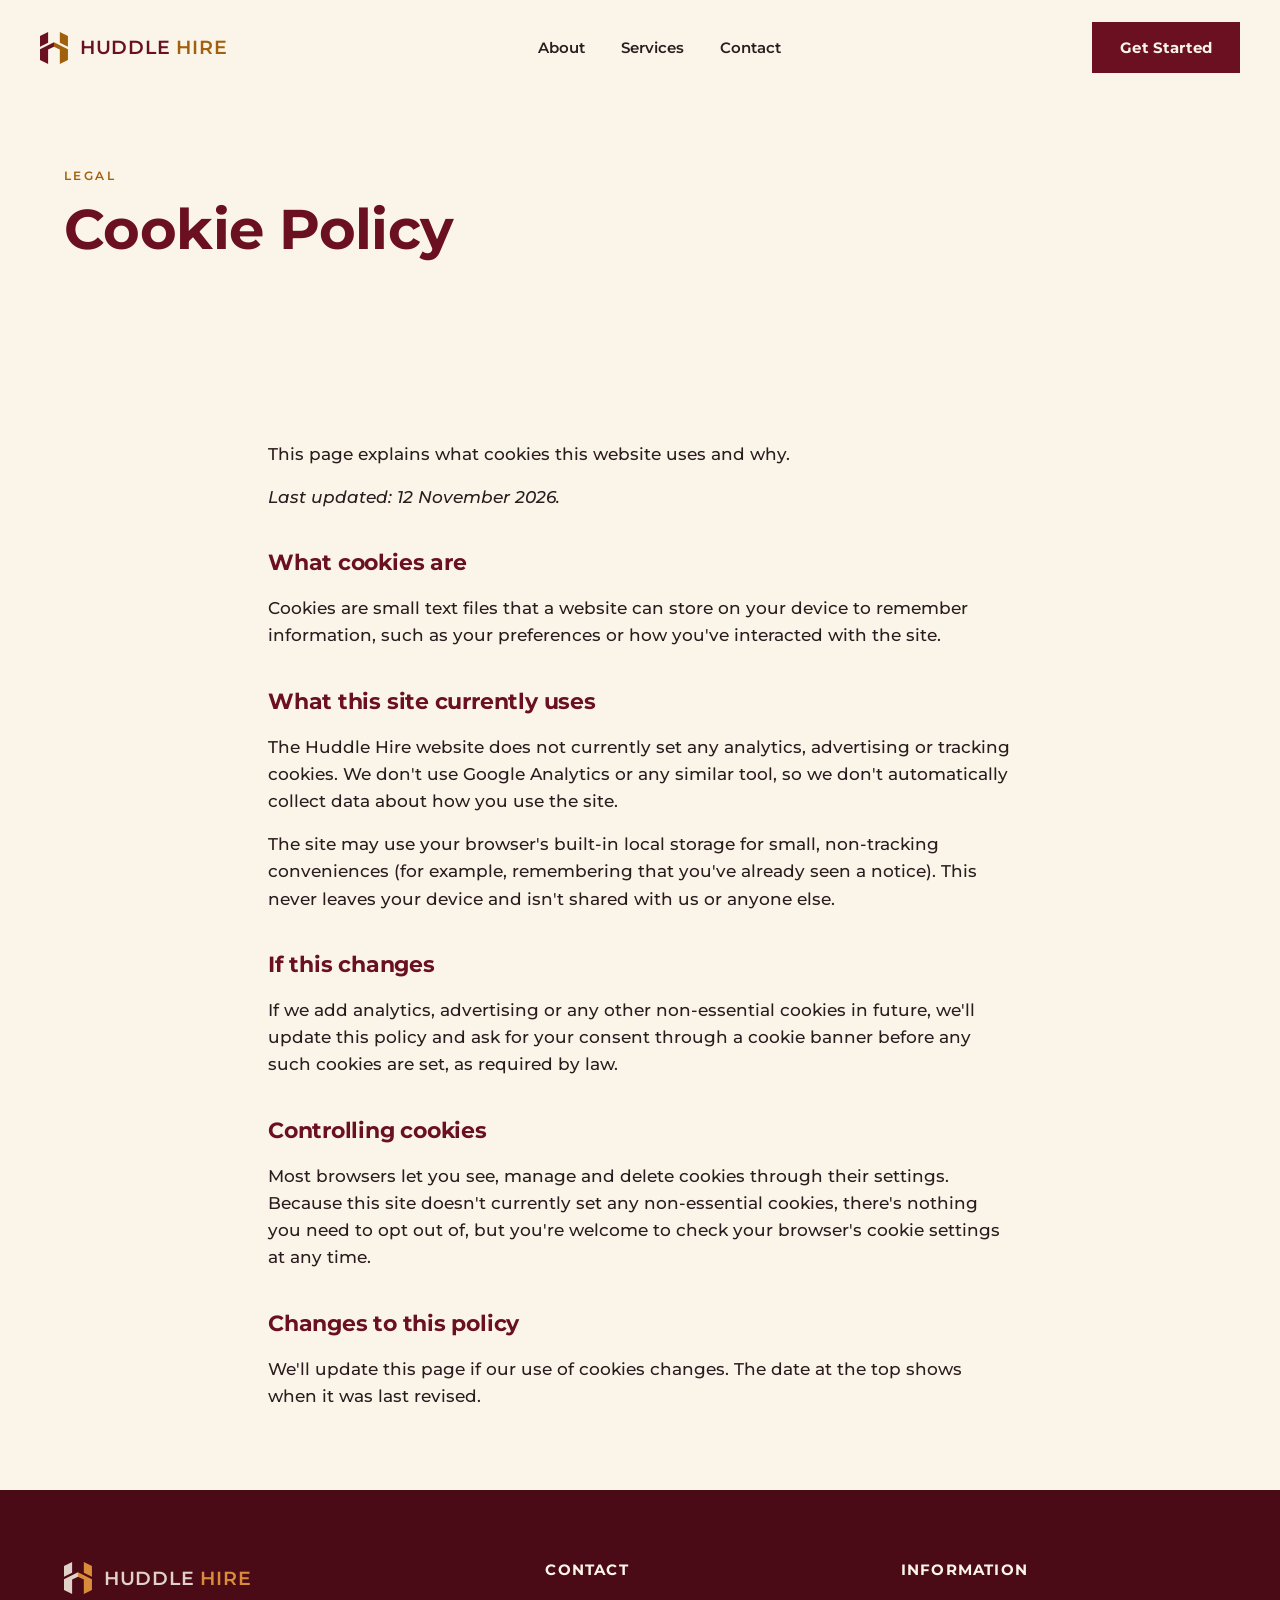
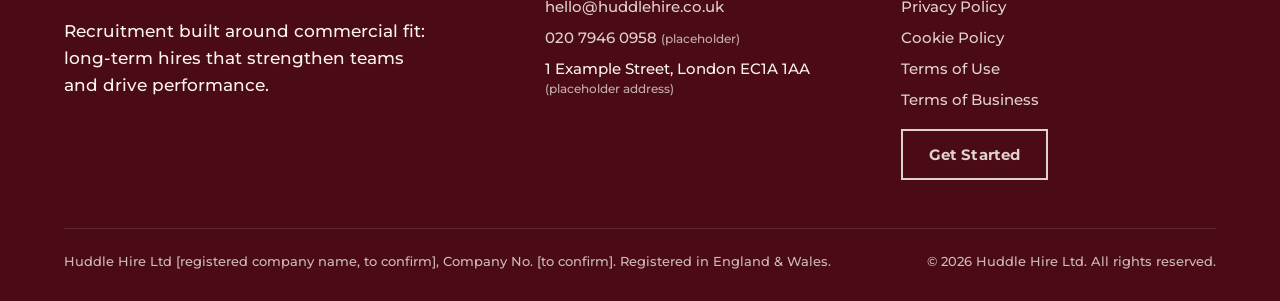
<file: cookie-policy.html>
<!doctype html>
<html lang="en-GB">
<head>
  <meta charset="utf-8">
  <meta name="viewport" content="width=device-width, initial-scale=1">
  <title>Cookie Policy | Huddle Hire</title>
  <meta name="description" content="Cookie Policy for Huddle Hire.">
  <meta name="robots" content="noindex">
  <link rel="icon" href="assets/logo/favicon.svg" type="image/svg+xml">
  <link rel="icon" href="assets/logo/png/favicon-32.png" sizes="32x32">
  <link rel="shortcut icon" href="assets/logo/favicon.ico">
  <link rel="apple-touch-icon" href="assets/logo/png/apple-touch-icon-180.png">
  <link rel="manifest" href="site.webmanifest">
  <link rel="stylesheet" href="css/style.css">
</head>
<body>
  <a class="skip-link" href="#main">Skip to content</a>

  <header class="site-header">
    <div class="container site-header__bar">
      <a href="index.html" class="logo" aria-label="Huddle Hire home">
        <svg viewBox="0 0 310 355" aria-hidden="true">
          <polygon points="0,45 90,0 90,120 0,165" fill="var(--hh-maroon)"/>
          <polygon points="0,190 155,112.5 155,162.5 90,195 90,355 0,310" fill="var(--hh-maroon)"/>
          <polygon points="220,0 310,45 310,165 220,120" fill="var(--hh-bronze)"/>
          <polygon points="155,112.5 310,190 310,310 220,355 220,195 155,162.5" fill="var(--hh-bronze)"/>
        </svg>
        <span class="logo__word">HUDDLE <span class="accent">HIRE</span></span>
      </a>
      <nav class="site-nav" aria-label="Primary">
        <a href="about.html">About</a>
        <a href="services.html">Services</a>
        <a href="contact.html">Contact</a>
      </nav>
      <div class="header-actions">
        <a class="btn btn--primary" href="contact.html"><span>Get Started</span></a>
        <button class="menu-toggle" aria-label="Open menu" aria-expanded="false" aria-controls="mobile-nav">
          <span></span><span></span><span></span>
        </button>
      </div>
    </div>
  </header>
  <nav class="mobile-nav" id="mobile-nav" aria-label="Mobile">
    <a href="about.html">About</a>
    <a href="services.html">Services</a>
    <a href="contact.html">Contact</a>
    <a class="btn btn--primary" href="contact.html"><span>Get Started</span></a>
  </nav>

  <main id="main">
    <section class="hero section--tight">
      <div class="container">
        <div class="eyebrow reveal is-visible">Legal</div>
        <h1 class="reveal is-visible" style="max-width:22ch">Cookie Policy</h1>
      </div>
    </section>

    <section class="section section--tight">
      <div class="container legal-body">
        <p class="reveal">This page explains what cookies this website uses and why.</p>
        <p class="reveal"><em>Last updated: 12 November 2026.</em></p>

        <h2 class="reveal">What cookies are</h2>
        <p class="reveal">Cookies are small text files that a website can store on your device to remember information, such as your preferences or how you've interacted with the site.</p>

        <h2 class="reveal">What this site currently uses</h2>
        <p class="reveal">The Huddle Hire website does not currently set any analytics, advertising or tracking cookies. We don't use Google Analytics or any similar tool, so we don't automatically collect data about how you use the site.</p>
        <p class="reveal">The site may use your browser's built-in local storage for small, non-tracking conveniences (for example, remembering that you've already seen a notice). This never leaves your device and isn't shared with us or anyone else.</p>

        <h2 class="reveal">If this changes</h2>
        <p class="reveal">If we add analytics, advertising or any other non-essential cookies in future, we'll update this policy and ask for your consent through a cookie banner before any such cookies are set, as required by law.</p>

        <h2 class="reveal">Controlling cookies</h2>
        <p class="reveal">Most browsers let you see, manage and delete cookies through their settings. Because this site doesn't currently set any non-essential cookies, there's nothing you need to opt out of, but you're welcome to check your browser's cookie settings at any time.</p>

        <h2 class="reveal">Changes to this policy</h2>
        <p class="reveal">We'll update this page if our use of cookies changes. The date at the top shows when it was last revised.</p>
      </div>
    </section>
  </main>

  <footer class="site-footer">
    <div class="container">
      <div class="footer-grid">
        <div>
          <a href="index.html" class="logo logo--on-dark" aria-label="Huddle Hire home">
            <svg viewBox="0 0 310 355" aria-hidden="true">
              <polygon points="0,45 90,0 90,120 0,165" fill="var(--hh-ivory)"/>
              <polygon points="0,190 155,112.5 155,162.5 90,195 90,355 0,310" fill="var(--hh-ivory)"/>
              <polygon points="220,0 310,45 310,165 220,120" fill="var(--hh-copper)"/>
              <polygon points="155,112.5 310,190 310,310 220,355 220,195 155,162.5" fill="var(--hh-copper)"/>
            </svg>
            <span class="logo__word">HUDDLE <span class="accent">HIRE</span></span>
          </a>
          <p style="margin-top:20px;max-width:34ch">Recruitment built around commercial fit: long-term hires that strengthen teams and drive performance.</p>
        </div>
        <div>
          <h3>Contact</h3>
          <ul>
            <li><a href="mailto:hello@huddlehire.co.uk">hello@huddlehire.co.uk</a></li>
            <li><a href="tel:+442079460958">020 7946 0958</a> <span style="font-size:12px;opacity:.7">(placeholder)</span></li>
            <li>1 Example Street, London EC1A 1AA<br><span style="font-size:12px;opacity:.7">(placeholder address)</span></li>
          </ul>
        </div>
        <div>
          <h3>Information</h3>
          <ul>
            <li><a href="privacy-policy.html">Privacy Policy</a></li>
            <li><a href="cookie-policy.html">Cookie Policy</a></li>
            <li><a href="terms-of-use.html">Terms of Use</a></li>
            <li><a href="terms-of-business.html">Terms of Business</a></li>
          </ul>
          <a class="btn btn--on-dark-outline" style="margin-top:20px" href="contact.html"><span>Get Started</span></a>
        </div>
      </div>
      <div class="footer-bottom">
        <span>Huddle Hire Ltd [registered company name, to confirm], Company No. [to confirm]. Registered in England &amp; Wales.</span>
        <span>© 2026 Huddle Hire Ltd. All rights reserved.</span>
      </div>
    </div>
  </footer>

  <script src="js/main.js"></script>
</body>
</html>
</file>
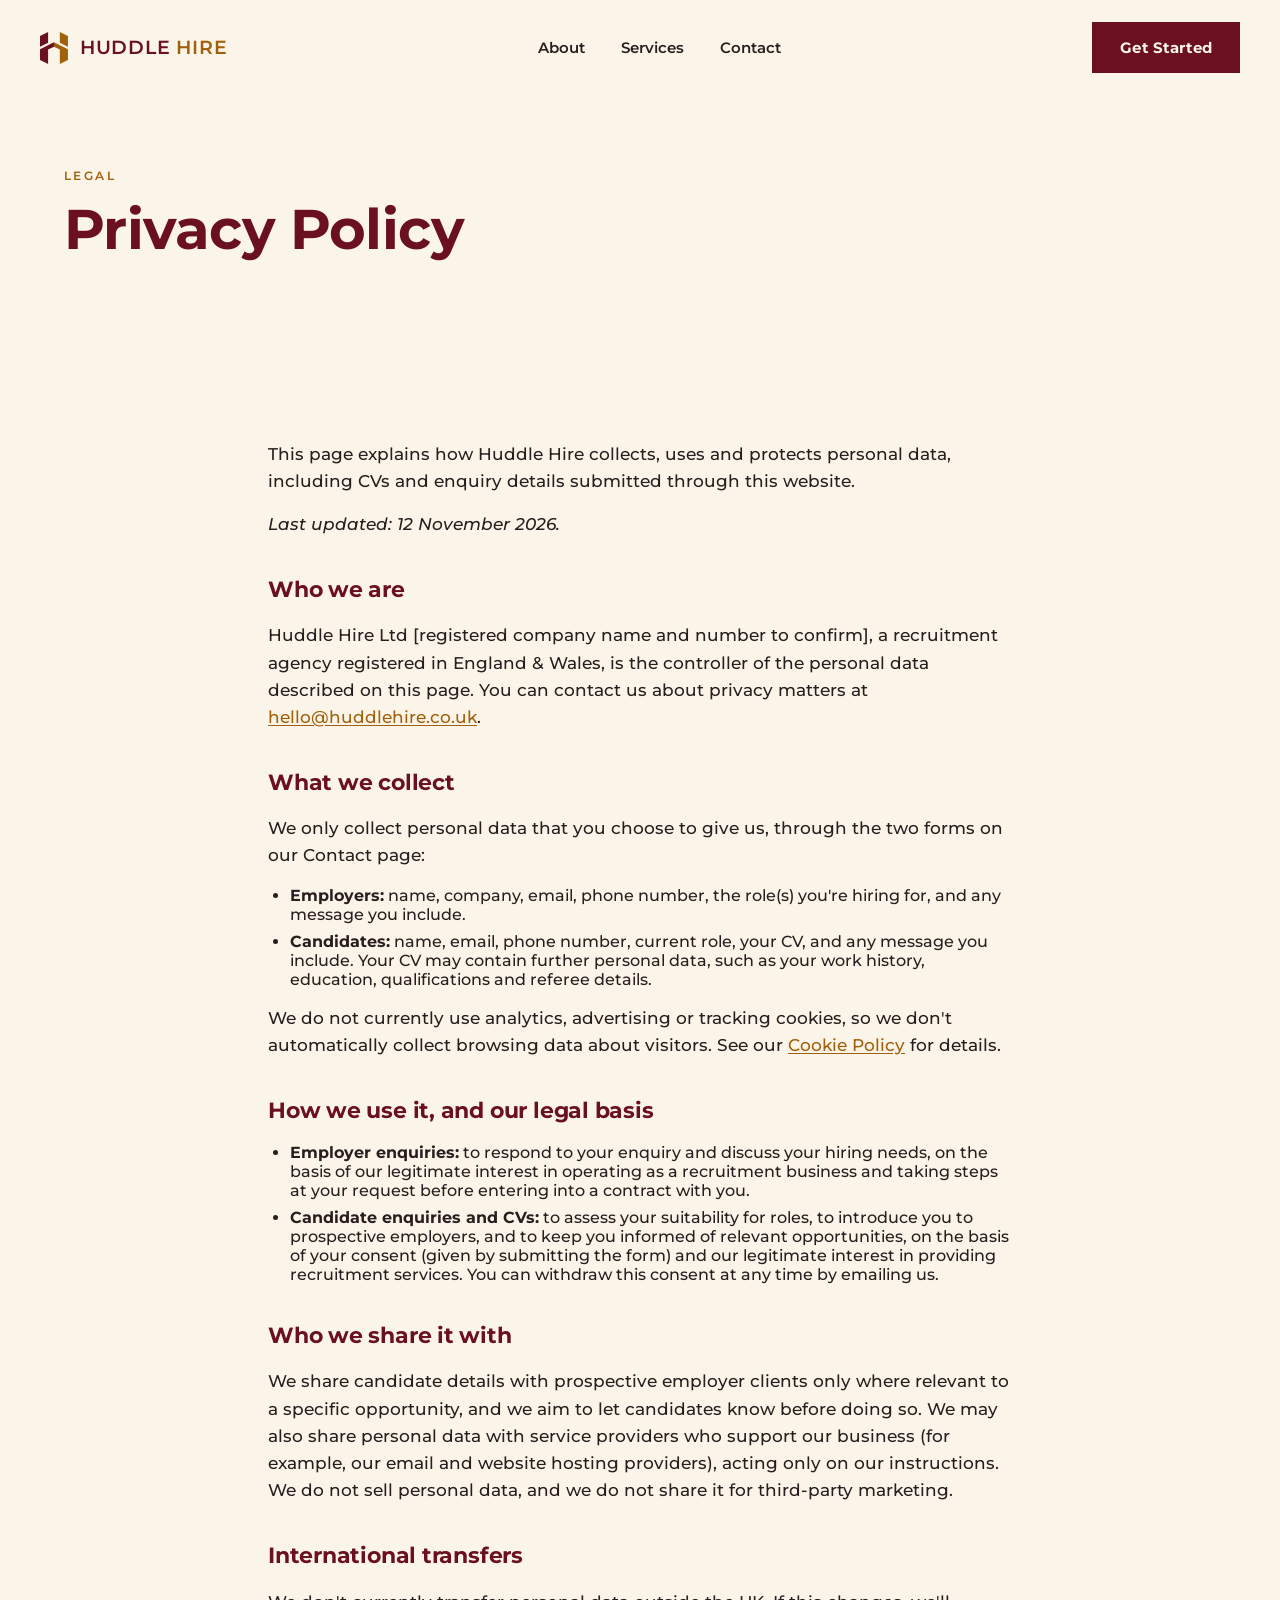
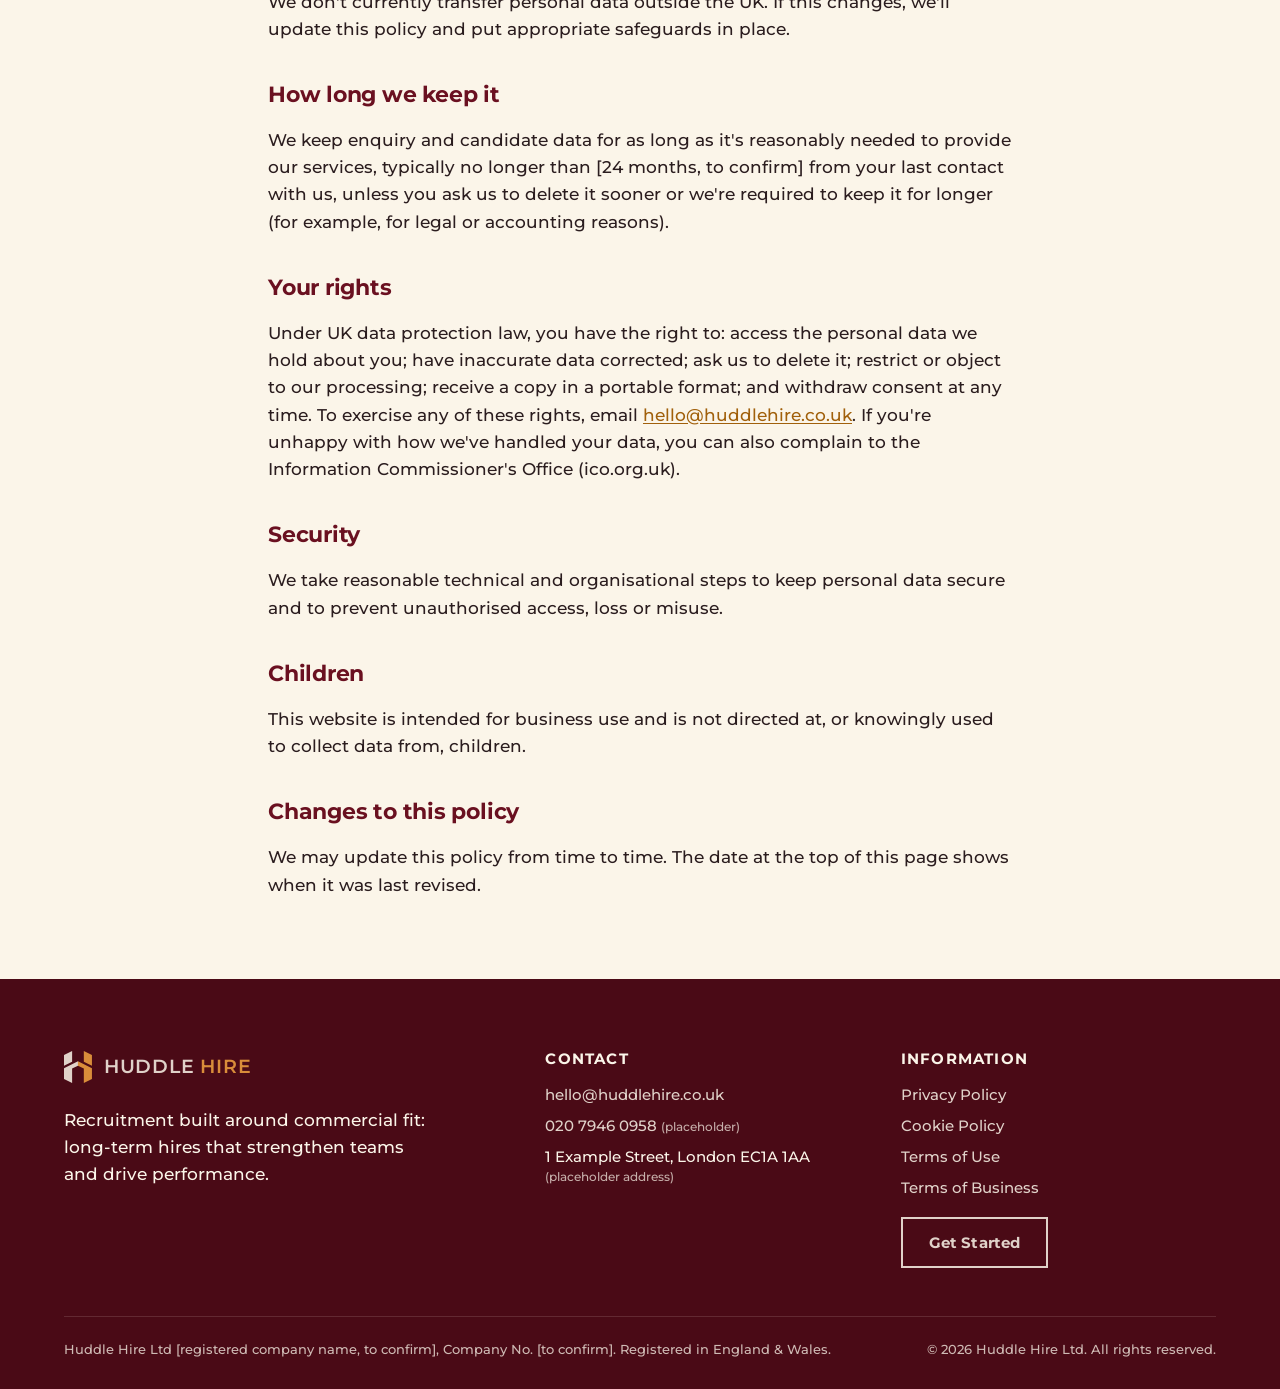
<file: privacy-policy.html>
<!doctype html>
<html lang="en-GB">
<head>
  <meta charset="utf-8">
  <meta name="viewport" content="width=device-width, initial-scale=1">
  <title>Privacy Policy | Huddle Hire</title>
  <meta name="description" content="Privacy Policy for Huddle Hire.">
  <meta name="robots" content="noindex">
  <link rel="icon" href="assets/logo/favicon.svg" type="image/svg+xml">
  <link rel="icon" href="assets/logo/png/favicon-32.png" sizes="32x32">
  <link rel="shortcut icon" href="assets/logo/favicon.ico">
  <link rel="apple-touch-icon" href="assets/logo/png/apple-touch-icon-180.png">
  <link rel="manifest" href="site.webmanifest">
  <link rel="stylesheet" href="css/style.css">
</head>
<body>
  <a class="skip-link" href="#main">Skip to content</a>

  <header class="site-header">
    <div class="container site-header__bar">
      <a href="index.html" class="logo" aria-label="Huddle Hire home">
        <svg viewBox="0 0 310 355" aria-hidden="true">
          <polygon points="0,45 90,0 90,120 0,165" fill="var(--hh-maroon)"/>
          <polygon points="0,190 155,112.5 155,162.5 90,195 90,355 0,310" fill="var(--hh-maroon)"/>
          <polygon points="220,0 310,45 310,165 220,120" fill="var(--hh-bronze)"/>
          <polygon points="155,112.5 310,190 310,310 220,355 220,195 155,162.5" fill="var(--hh-bronze)"/>
        </svg>
        <span class="logo__word">HUDDLE <span class="accent">HIRE</span></span>
      </a>
      <nav class="site-nav" aria-label="Primary">
        <a href="about.html">About</a>
        <a href="services.html">Services</a>
        <a href="contact.html">Contact</a>
      </nav>
      <div class="header-actions">
        <a class="btn btn--primary" href="contact.html"><span>Get Started</span></a>
        <button class="menu-toggle" aria-label="Open menu" aria-expanded="false" aria-controls="mobile-nav">
          <span></span><span></span><span></span>
        </button>
      </div>
    </div>
  </header>
  <nav class="mobile-nav" id="mobile-nav" aria-label="Mobile">
    <a href="about.html">About</a>
    <a href="services.html">Services</a>
    <a href="contact.html">Contact</a>
    <a class="btn btn--primary" href="contact.html"><span>Get Started</span></a>
  </nav>

  <main id="main">
    <section class="hero section--tight">
      <div class="container">
        <div class="eyebrow reveal is-visible">Legal</div>
        <h1 class="reveal is-visible" style="max-width:22ch">Privacy Policy</h1>
      </div>
    </section>

    <section class="section section--tight">
      <div class="container legal-body">
        <p class="reveal">This page explains how Huddle Hire collects, uses and protects personal data, including CVs and enquiry details submitted through this website.</p>
        <p class="reveal"><em>Last updated: 12 November 2026.</em></p>

        <h2 class="reveal">Who we are</h2>
        <p class="reveal">Huddle Hire Ltd [registered company name and number to confirm], a recruitment agency registered in England &amp; Wales, is the controller of the personal data described on this page. You can contact us about privacy matters at <a href="mailto:hello@huddlehire.co.uk">hello@huddlehire.co.uk</a>.</p>

        <h2 class="reveal">What we collect</h2>
        <p class="reveal">We only collect personal data that you choose to give us, through the two forms on our Contact page:</p>
        <ul class="reveal">
          <li><strong>Employers:</strong> name, company, email, phone number, the role(s) you're hiring for, and any message you include.</li>
          <li><strong>Candidates:</strong> name, email, phone number, current role, your CV, and any message you include. Your CV may contain further personal data, such as your work history, education, qualifications and referee details.</li>
        </ul>
        <p class="reveal">We do not currently use analytics, advertising or tracking cookies, so we don't automatically collect browsing data about visitors. See our <a href="cookie-policy.html">Cookie Policy</a> for details.</p>

        <h2 class="reveal">How we use it, and our legal basis</h2>
        <ul class="reveal">
          <li><strong>Employer enquiries:</strong> to respond to your enquiry and discuss your hiring needs, on the basis of our legitimate interest in operating as a recruitment business and taking steps at your request before entering into a contract with you.</li>
          <li><strong>Candidate enquiries and CVs:</strong> to assess your suitability for roles, to introduce you to prospective employers, and to keep you informed of relevant opportunities, on the basis of your consent (given by submitting the form) and our legitimate interest in providing recruitment services. You can withdraw this consent at any time by emailing us.</li>
        </ul>

        <h2 class="reveal">Who we share it with</h2>
        <p class="reveal">We share candidate details with prospective employer clients only where relevant to a specific opportunity, and we aim to let candidates know before doing so. We may also share personal data with service providers who support our business (for example, our email and website hosting providers), acting only on our instructions. We do not sell personal data, and we do not share it for third-party marketing.</p>

        <h2 class="reveal">International transfers</h2>
        <p class="reveal">We don't currently transfer personal data outside the UK. If this changes, we'll update this policy and put appropriate safeguards in place.</p>

        <h2 class="reveal">How long we keep it</h2>
        <p class="reveal">We keep enquiry and candidate data for as long as it's reasonably needed to provide our services, typically no longer than [24 months, to confirm] from your last contact with us, unless you ask us to delete it sooner or we're required to keep it for longer (for example, for legal or accounting reasons).</p>

        <h2 class="reveal">Your rights</h2>
        <p class="reveal">Under UK data protection law, you have the right to: access the personal data we hold about you; have inaccurate data corrected; ask us to delete it; restrict or object to our processing; receive a copy in a portable format; and withdraw consent at any time. To exercise any of these rights, email <a href="mailto:hello@huddlehire.co.uk">hello@huddlehire.co.uk</a>. If you're unhappy with how we've handled your data, you can also complain to the Information Commissioner's Office (ico.org.uk).</p>

        <h2 class="reveal">Security</h2>
        <p class="reveal">We take reasonable technical and organisational steps to keep personal data secure and to prevent unauthorised access, loss or misuse.</p>

        <h2 class="reveal">Children</h2>
        <p class="reveal">This website is intended for business use and is not directed at, or knowingly used to collect data from, children.</p>

        <h2 class="reveal">Changes to this policy</h2>
        <p class="reveal">We may update this policy from time to time. The date at the top of this page shows when it was last revised.</p>
      </div>
    </section>
  </main>

  <footer class="site-footer">
    <div class="container">
      <div class="footer-grid">
        <div>
          <a href="index.html" class="logo logo--on-dark" aria-label="Huddle Hire home">
            <svg viewBox="0 0 310 355" aria-hidden="true">
              <polygon points="0,45 90,0 90,120 0,165" fill="var(--hh-ivory)"/>
              <polygon points="0,190 155,112.5 155,162.5 90,195 90,355 0,310" fill="var(--hh-ivory)"/>
              <polygon points="220,0 310,45 310,165 220,120" fill="var(--hh-copper)"/>
              <polygon points="155,112.5 310,190 310,310 220,355 220,195 155,162.5" fill="var(--hh-copper)"/>
            </svg>
            <span class="logo__word">HUDDLE <span class="accent">HIRE</span></span>
          </a>
          <p style="margin-top:20px;max-width:34ch">Recruitment built around commercial fit: long-term hires that strengthen teams and drive performance.</p>
        </div>
        <div>
          <h3>Contact</h3>
          <ul>
            <li><a href="mailto:hello@huddlehire.co.uk">hello@huddlehire.co.uk</a></li>
            <li><a href="tel:+442079460958">020 7946 0958</a> <span style="font-size:12px;opacity:.7">(placeholder)</span></li>
            <li>1 Example Street, London EC1A 1AA<br><span style="font-size:12px;opacity:.7">(placeholder address)</span></li>
          </ul>
        </div>
        <div>
          <h3>Information</h3>
          <ul>
            <li><a href="privacy-policy.html">Privacy Policy</a></li>
            <li><a href="cookie-policy.html">Cookie Policy</a></li>
            <li><a href="terms-of-use.html">Terms of Use</a></li>
            <li><a href="terms-of-business.html">Terms of Business</a></li>
          </ul>
          <a class="btn btn--on-dark-outline" style="margin-top:20px" href="contact.html"><span>Get Started</span></a>
        </div>
      </div>
      <div class="footer-bottom">
        <span>Huddle Hire Ltd [registered company name, to confirm], Company No. [to confirm]. Registered in England &amp; Wales.</span>
        <span>© 2026 Huddle Hire Ltd. All rights reserved.</span>
      </div>
    </div>
  </footer>

  <script src="js/main.js"></script>
</body>
</html>
</file>
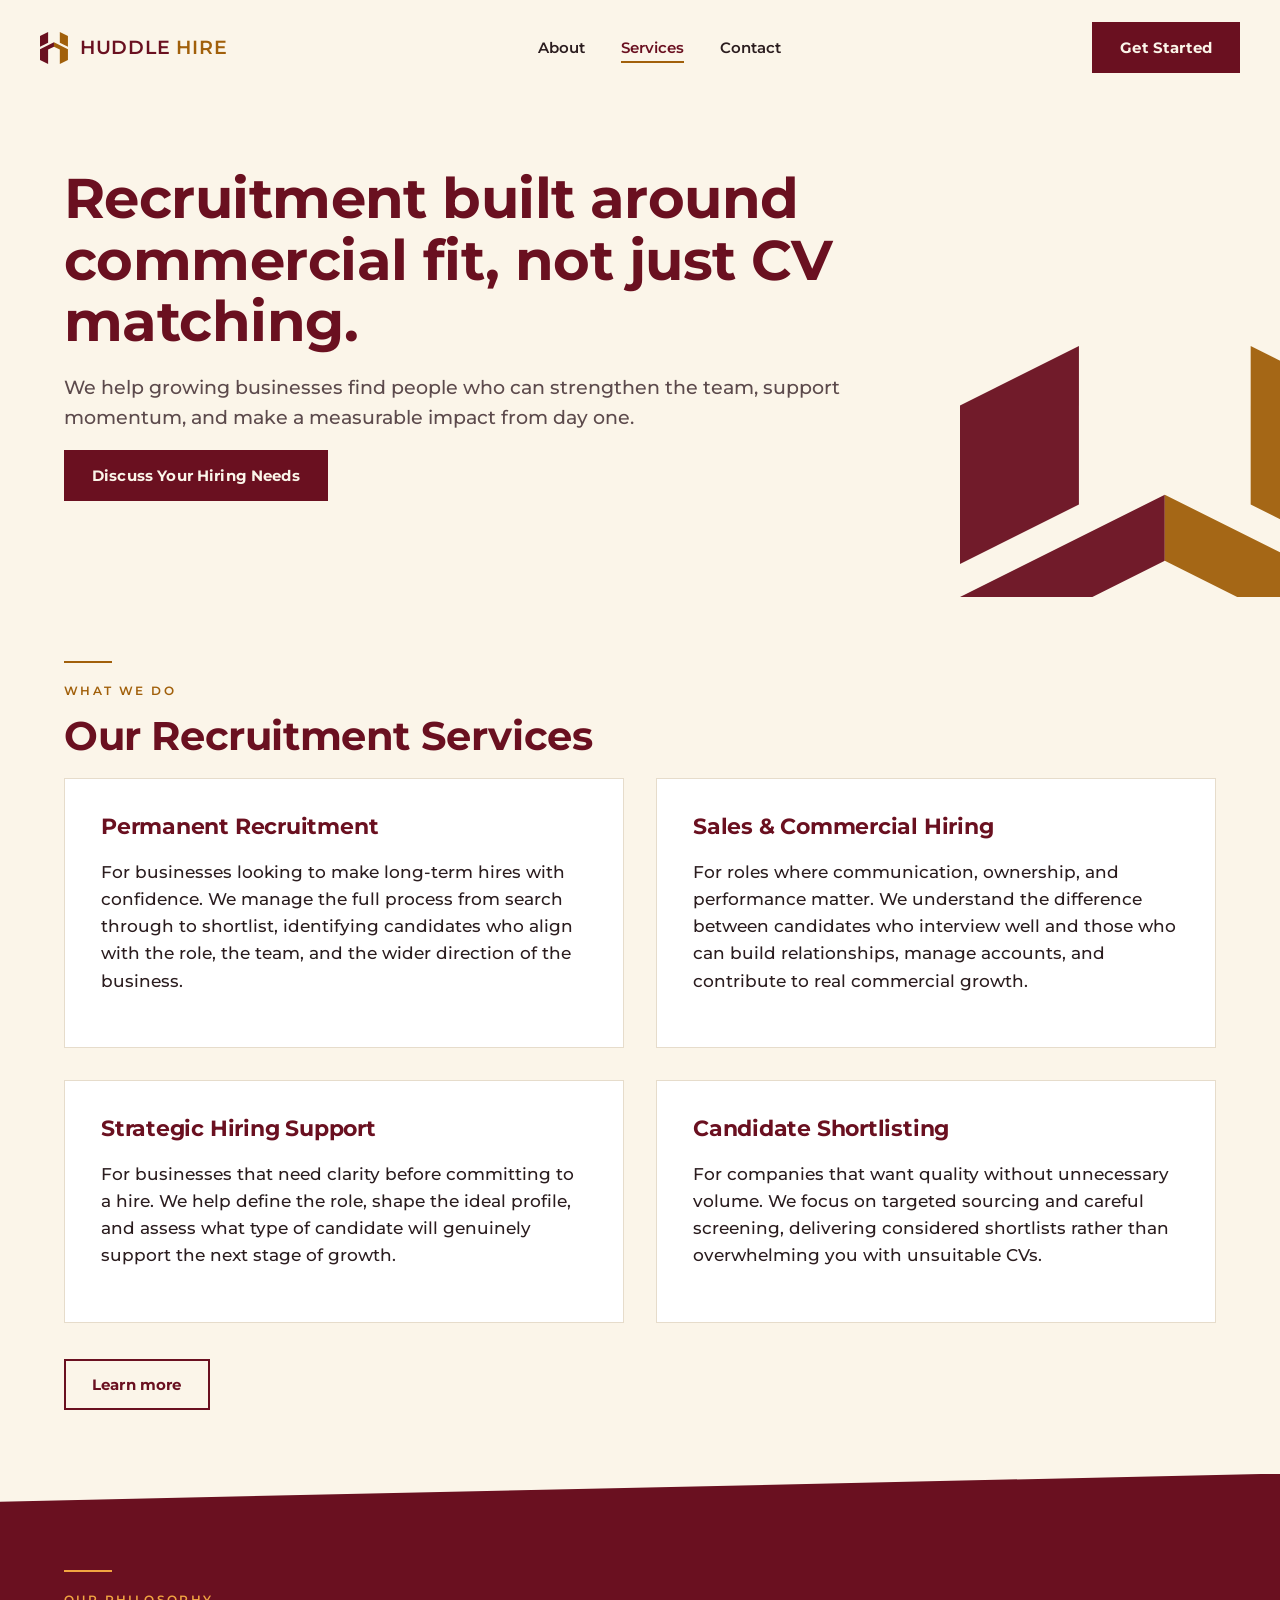
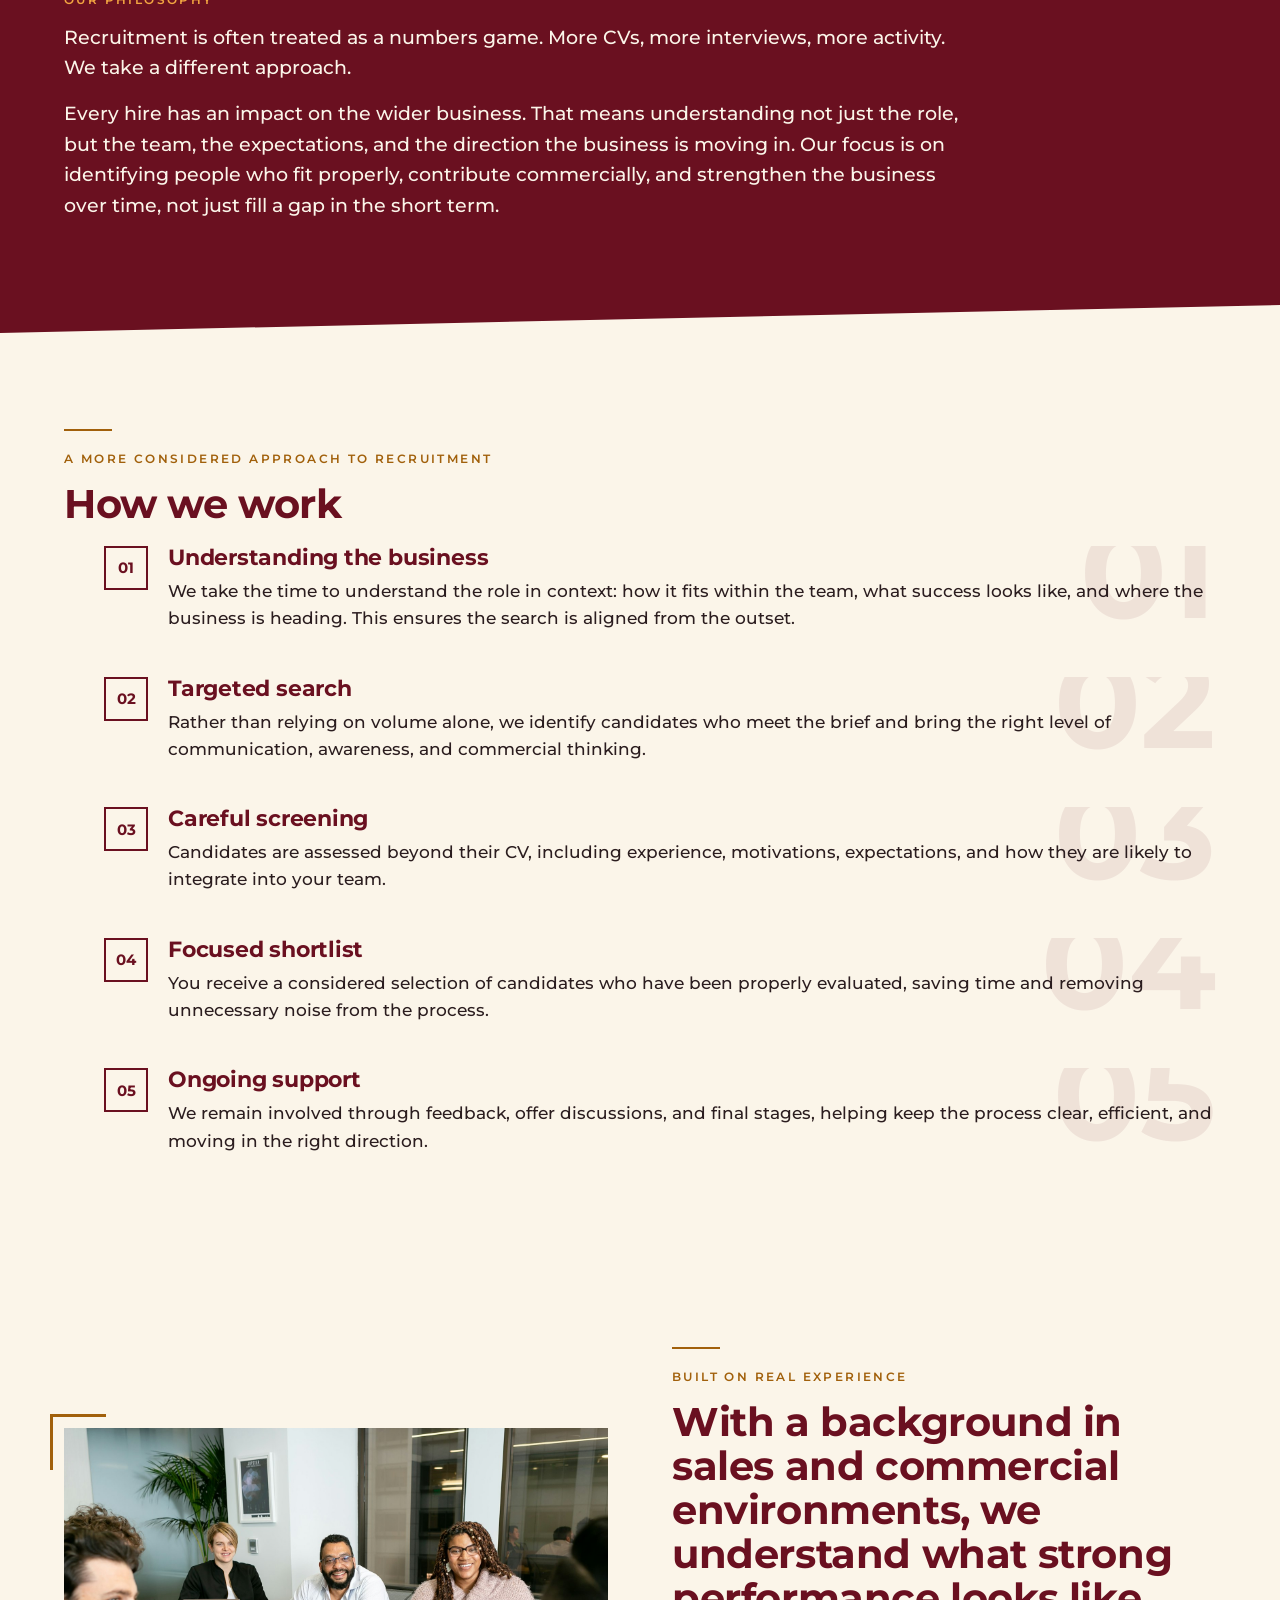
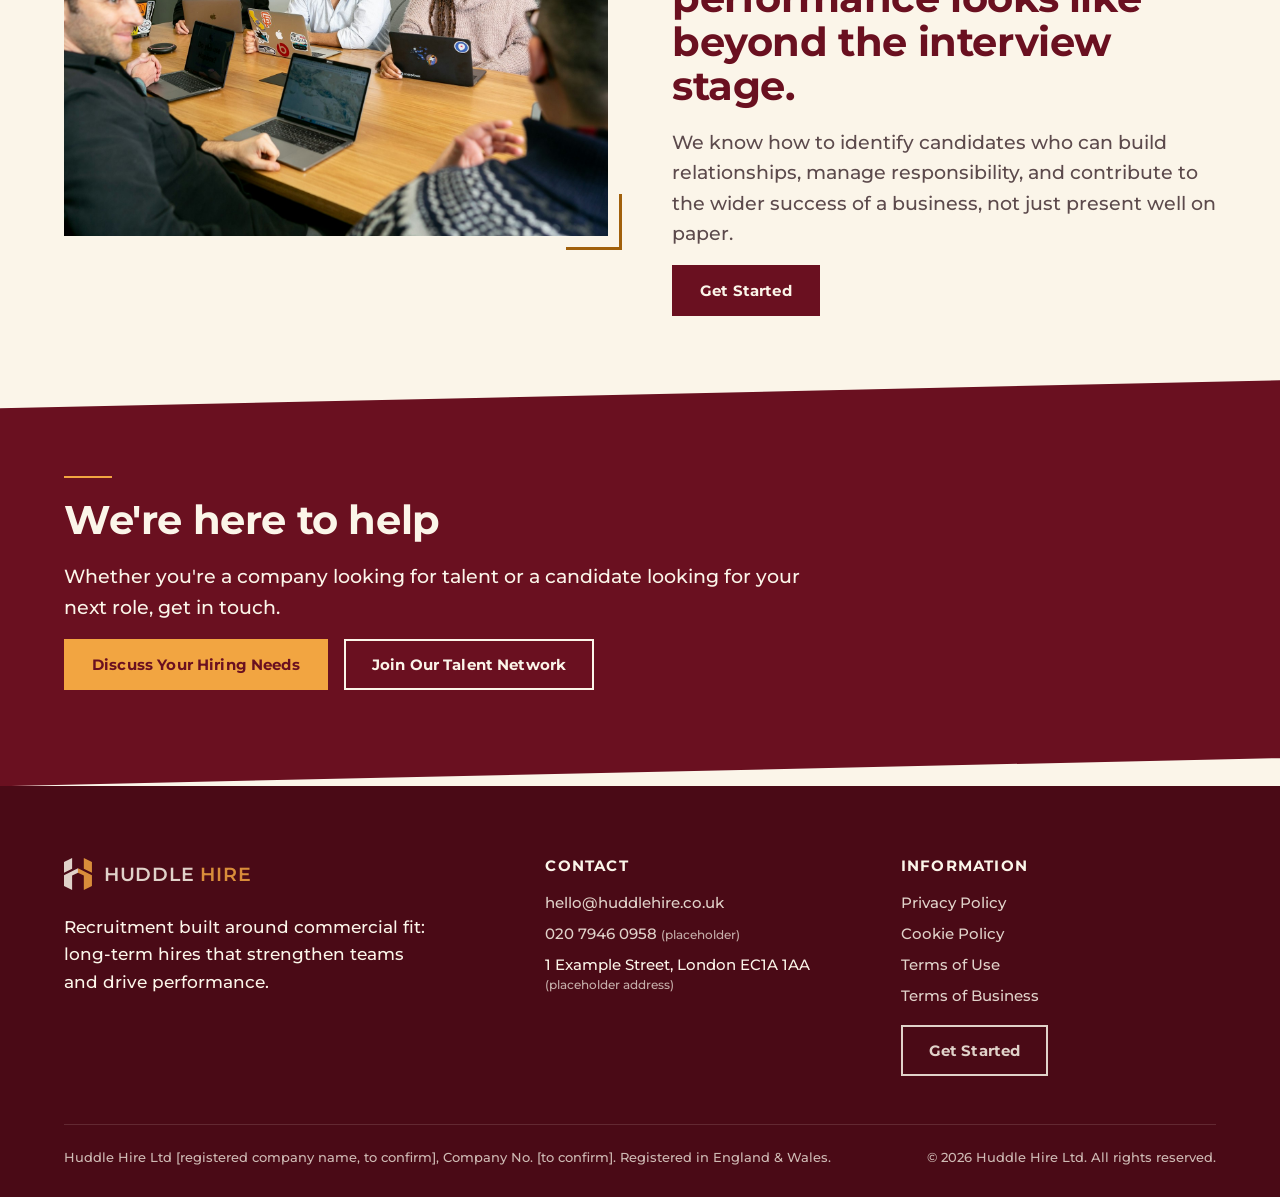
<file: services.html>
<!doctype html>
<html lang="en-GB">
<head>
  <meta charset="utf-8">
  <meta name="viewport" content="width=device-width, initial-scale=1">
  <title>Services | Huddle Hire</title>
  <meta name="description" content="Permanent recruitment, sales and commercial hiring, strategic hiring support and candidate shortlisting. Recruitment built around commercial fit.">
  <meta property="og:title" content="Services | Huddle Hire">
  <meta property="og:description" content="Permanent recruitment, sales and commercial hiring, strategic hiring support and candidate shortlisting. Recruitment built around commercial fit.">
  <meta property="og:type" content="website">
  <link rel="canonical" href="https://www.huddlehire.co.uk/services.html">
  <meta property="og:url" content="https://www.huddlehire.co.uk/services.html">
  <link rel="icon" href="assets/logo/favicon.svg" type="image/svg+xml">
  <link rel="icon" href="assets/logo/png/favicon-32.png" sizes="32x32">
  <link rel="shortcut icon" href="assets/logo/favicon.ico">
  <link rel="apple-touch-icon" href="assets/logo/png/apple-touch-icon-180.png">
  <link rel="manifest" href="site.webmanifest">
  <link rel="stylesheet" href="css/style.css">
</head>
<body>
  <a class="skip-link" href="#main">Skip to content</a>

  <header class="site-header">
    <div class="container site-header__bar">
      <a href="index.html" class="logo" aria-label="Huddle Hire home">
        <svg viewBox="0 0 310 355" aria-hidden="true">
          <polygon points="0,45 90,0 90,120 0,165" fill="var(--hh-maroon)"/>
          <polygon points="0,190 155,112.5 155,162.5 90,195 90,355 0,310" fill="var(--hh-maroon)"/>
          <polygon points="220,0 310,45 310,165 220,120" fill="var(--hh-bronze)"/>
          <polygon points="155,112.5 310,190 310,310 220,355 220,195 155,162.5" fill="var(--hh-bronze)"/>
        </svg>
        <span class="logo__word">HUDDLE <span class="accent">HIRE</span></span>
      </a>
      <nav class="site-nav" aria-label="Primary">
        <a href="about.html">About</a>
        <a href="services.html" aria-current="page">Services</a>
        <a href="contact.html">Contact</a>
      </nav>
      <div class="header-actions">
        <a class="btn btn--primary" href="contact.html"><span>Get Started</span></a>
        <button class="menu-toggle" aria-label="Open menu" aria-expanded="false" aria-controls="mobile-nav">
          <span></span><span></span><span></span>
        </button>
      </div>
    </div>
  </header>
  <nav class="mobile-nav" id="mobile-nav" aria-label="Mobile">
    <a href="about.html">About</a>
    <a href="services.html" aria-current="page">Services</a>
    <a href="contact.html">Contact</a>
    <a class="btn btn--primary" href="contact.html"><span>Get Started</span></a>
  </nav>

  <main id="main">

    <section class="hero">
      <div class="hero-graphic" aria-hidden="true">
        <svg viewBox="0 0 310 355">
          <polygon points="0,45 90,0 90,120 0,165" fill="var(--hh-maroon)"/>
          <polygon points="0,190 155,112.5 155,162.5 90,195 90,355 0,310" fill="var(--hh-maroon)"/>
          <polygon points="220,0 310,45 310,165 220,120" fill="var(--hh-bronze)"/>
          <polygon points="155,112.5 310,190 310,310 220,355 220,195 155,162.5" fill="var(--hh-bronze)"/>
        </svg>
      </div>
      <div class="container hero__grid">
        <div class="reveal is-visible">
          <h1 style="max-width:22ch">Recruitment built around commercial fit, not just CV matching.</h1>
          <p class="lede">We help growing businesses find people who can strengthen the team, support momentum, and make a measurable impact from day one.</p>
          <a class="btn btn--primary" href="contact.html#employers"><span>Discuss Your Hiring Needs</span></a>
        </div>
      </div>
    </section>

    <section class="section section--tight">
      <div class="container">
        <div class="rule reveal"></div>
        <div class="eyebrow reveal">What we do</div>
        <h2 class="reveal">Our Recruitment Services</h2>
        <div class="grid grid--2 reveal-stagger">
          <article class="card reveal" style="--i:0">
            <h3>Permanent Recruitment</h3>
            <p>For businesses looking to make long-term hires with confidence. We manage the full process from search through to shortlist, identifying candidates who align with the role, the team, and the wider direction of the business.</p>
          </article>
          <article class="card reveal" style="--i:1">
            <h3>Sales &amp; Commercial Hiring</h3>
            <p>For roles where communication, ownership, and performance matter. We understand the difference between candidates who interview well and those who can build relationships, manage accounts, and contribute to real commercial growth.</p>
          </article>
          <article class="card reveal" style="--i:2">
            <h3>Strategic Hiring Support</h3>
            <p>For businesses that need clarity before committing to a hire. We help define the role, shape the ideal profile, and assess what type of candidate will genuinely support the next stage of growth.</p>
          </article>
          <article class="card reveal" style="--i:3">
            <h3>Candidate Shortlisting</h3>
            <p>For companies that want quality without unnecessary volume. We focus on targeted sourcing and careful screening, delivering considered shortlists rather than overwhelming you with unsuitable CVs.</p>
          </article>
        </div>
        <a class="btn btn--secondary reveal" style="margin-top:36px" href="contact.html"><span>Learn more</span></a>
      </div>
    </section>

    <section class="section section--maroon">
      <div class="container">
        <div class="rule reveal"></div>
        <div class="eyebrow reveal">Our philosophy</div>
        <p class="lede reveal" style="max-width:70ch">Recruitment is often treated as a numbers game. More CVs, more interviews, more activity. We take a different approach.</p>
        <p class="lede reveal" style="max-width:70ch">Every hire has an impact on the wider business. That means understanding not just the role, but the team, the expectations, and the direction the business is moving in. Our focus is on identifying people who fit properly, contribute commercially, and strengthen the business over time, not just fill a gap in the short term.</p>
      </div>
    </section>

    <section class="section">
      <div class="container">
        <div class="rule reveal"></div>
        <div class="eyebrow reveal">A more considered approach to recruitment</div>
        <h2 class="reveal">How we work</h2>
        <ol class="process reveal-stagger" style="list-style:none">
          <li class="process__step reveal" data-step="01" style="--i:0"><span class="num">01</span><h3>Understanding the business</h3><p>We take the time to understand the role in context: how it fits within the team, what success looks like, and where the business is heading. This ensures the search is aligned from the outset.</p></li>
          <li class="process__step reveal" data-step="02" style="--i:1"><span class="num">02</span><h3>Targeted search</h3><p>Rather than relying on volume alone, we identify candidates who meet the brief and bring the right level of communication, awareness, and commercial thinking.</p></li>
          <li class="process__step reveal" data-step="03" style="--i:2"><span class="num">03</span><h3>Careful screening</h3><p>Candidates are assessed beyond their CV, including experience, motivations, expectations, and how they are likely to integrate into your team.</p></li>
          <li class="process__step reveal" data-step="04" style="--i:3"><span class="num">04</span><h3>Focused shortlist</h3><p>You receive a considered selection of candidates who have been properly evaluated, saving time and removing unnecessary noise from the process.</p></li>
          <li class="process__step reveal" data-step="05" style="--i:4"><span class="num">05</span><h3>Ongoing support</h3><p>We remain involved through feedback, offer discussions, and final stages, helping keep the process clear, efficient, and moving in the right direction.</p></li>
        </ol>
      </div>
    </section>

    <section class="section section--tight">
      <div class="container">
        <div class="split">
          <div class="split-image">
            <img src="assets/images/services-meeting.jpg" alt="A team gathered around a table, each working on a laptop" loading="lazy" width="1800" height="1200">
          </div>
          <div class="reveal">
            <div class="rule"></div>
            <div class="eyebrow">Built on real experience</div>
            <h2 style="max-width:30ch">With a background in sales and commercial environments, we understand what strong performance looks like beyond the interview stage.</h2>
            <p class="lede">We know how to identify candidates who can build relationships, manage responsibility, and contribute to the wider success of a business, not just present well on paper.</p>
            <a class="btn btn--primary" href="contact.html"><span>Get Started</span></a>
          </div>
        </div>
      </div>
    </section>

    <section class="section section--maroon">
      <div class="container">
        <div class="rule reveal"></div>
        <h2 class="reveal">We're here to help</h2>
        <p class="lede reveal">Whether you're a company looking for talent or a candidate looking for your next role, get in touch.</p>
        <div class="reveal" style="display:flex;gap:16px;flex-wrap:wrap;margin-top:12px">
          <a class="btn btn--on-dark" href="contact.html#employers"><span>Discuss Your Hiring Needs</span></a>
          <a class="btn btn--on-dark-outline" href="contact.html#candidates"><span>Join Our Talent Network</span></a>
        </div>
      </div>
    </section>

  </main>

  <footer class="site-footer">
    <div class="container">
      <div class="footer-grid">
        <div>
          <a href="index.html" class="logo logo--on-dark" aria-label="Huddle Hire home">
            <svg viewBox="0 0 310 355" aria-hidden="true">
              <polygon points="0,45 90,0 90,120 0,165" fill="var(--hh-ivory)"/>
              <polygon points="0,190 155,112.5 155,162.5 90,195 90,355 0,310" fill="var(--hh-ivory)"/>
              <polygon points="220,0 310,45 310,165 220,120" fill="var(--hh-copper)"/>
              <polygon points="155,112.5 310,190 310,310 220,355 220,195 155,162.5" fill="var(--hh-copper)"/>
            </svg>
            <span class="logo__word">HUDDLE <span class="accent">HIRE</span></span>
          </a>
          <p style="margin-top:20px;max-width:34ch">Recruitment built around commercial fit: long-term hires that strengthen teams and drive performance.</p>
        </div>
        <div>
          <h3>Contact</h3>
          <ul>
            <li><a href="mailto:hello@huddlehire.co.uk">hello@huddlehire.co.uk</a></li>
            <li><a href="tel:+442079460958">020 7946 0958</a> <span style="font-size:12px;opacity:.7">(placeholder)</span></li>
            <li>1 Example Street, London EC1A 1AA<br><span style="font-size:12px;opacity:.7">(placeholder address)</span></li>
          </ul>
        </div>
        <div>
          <h3>Information</h3>
          <ul>
            <li><a href="privacy-policy.html">Privacy Policy</a></li>
            <li><a href="cookie-policy.html">Cookie Policy</a></li>
            <li><a href="terms-of-use.html">Terms of Use</a></li>
            <li><a href="terms-of-business.html">Terms of Business</a></li>
          </ul>
          <a class="btn btn--on-dark-outline" style="margin-top:20px" href="contact.html"><span>Get Started</span></a>
        </div>
      </div>
      <div class="footer-bottom">
        <span>Huddle Hire Ltd [registered company name, to confirm], Company No. [to confirm]. Registered in England &amp; Wales.</span>
        <span>© 2026 Huddle Hire Ltd. All rights reserved.</span>
      </div>
    </div>
  </footer>

  <script src="js/main.js"></script>
</body>
</html>
</file>
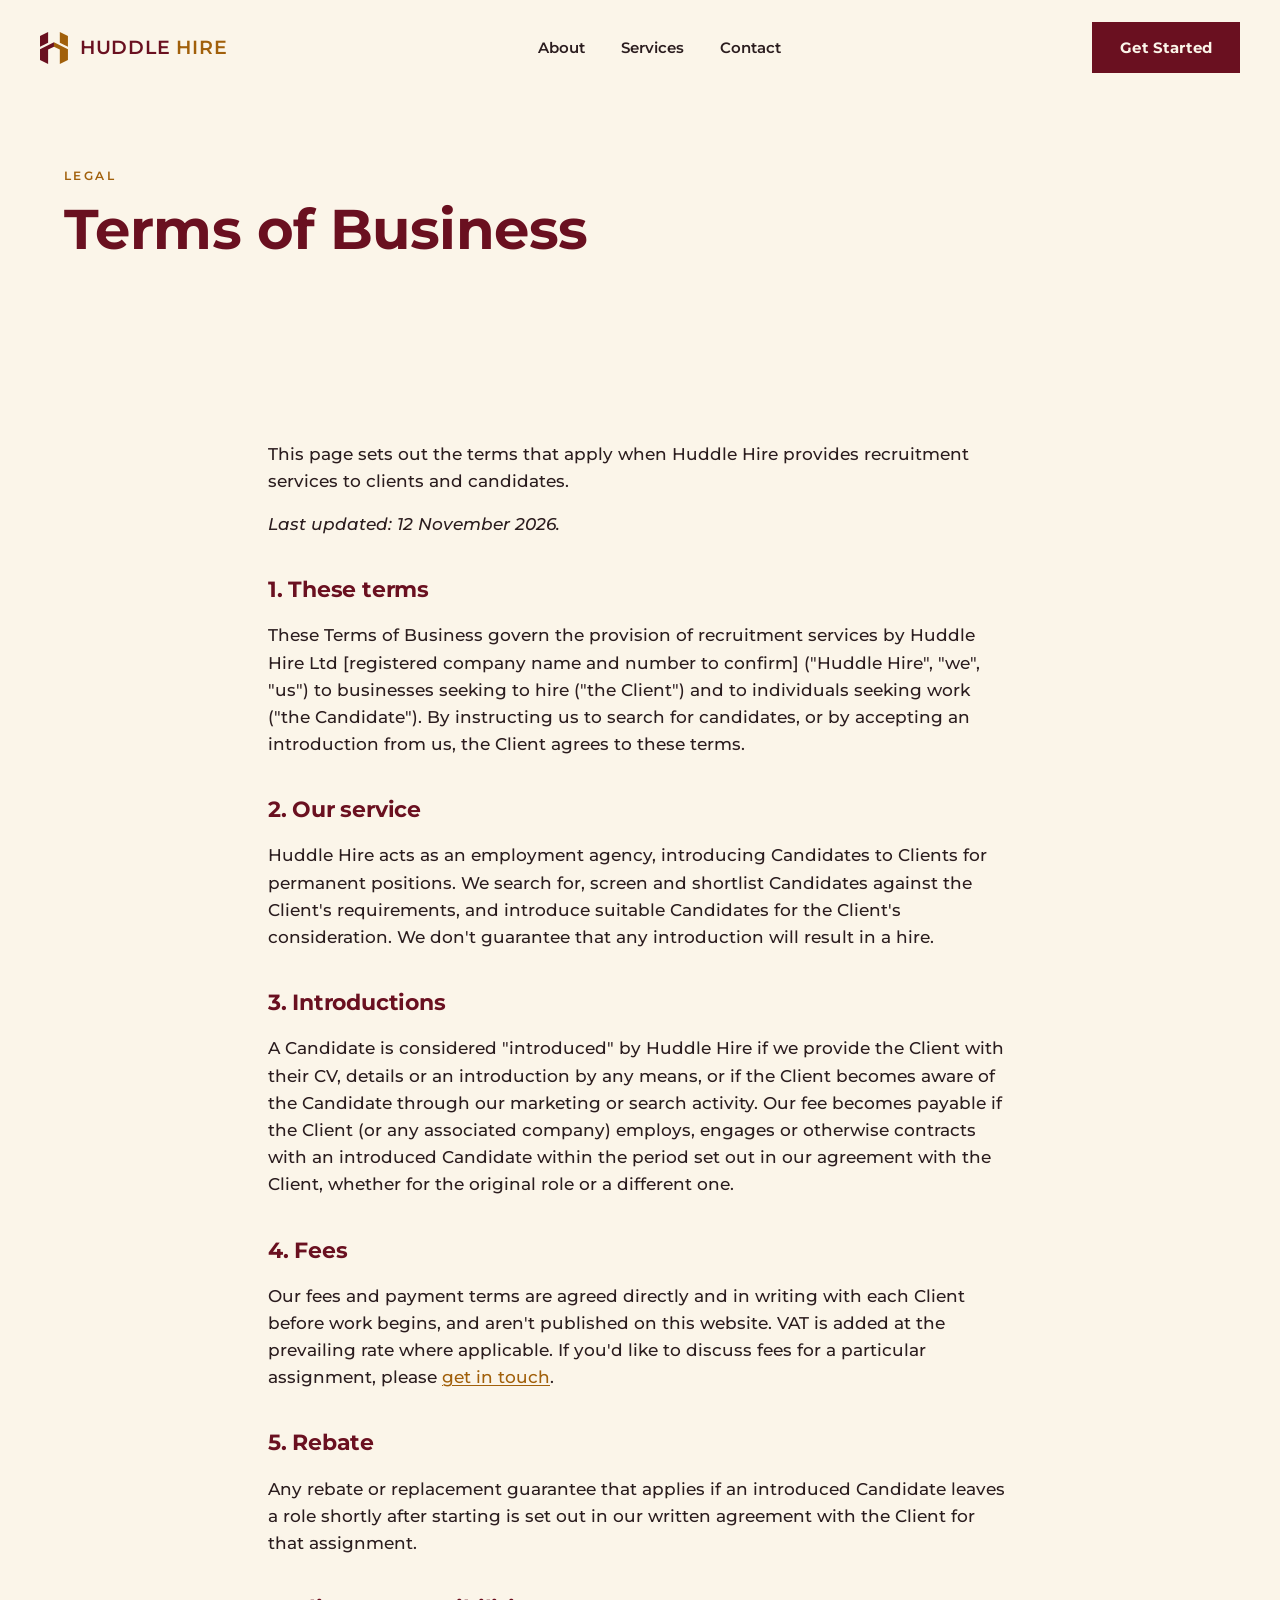
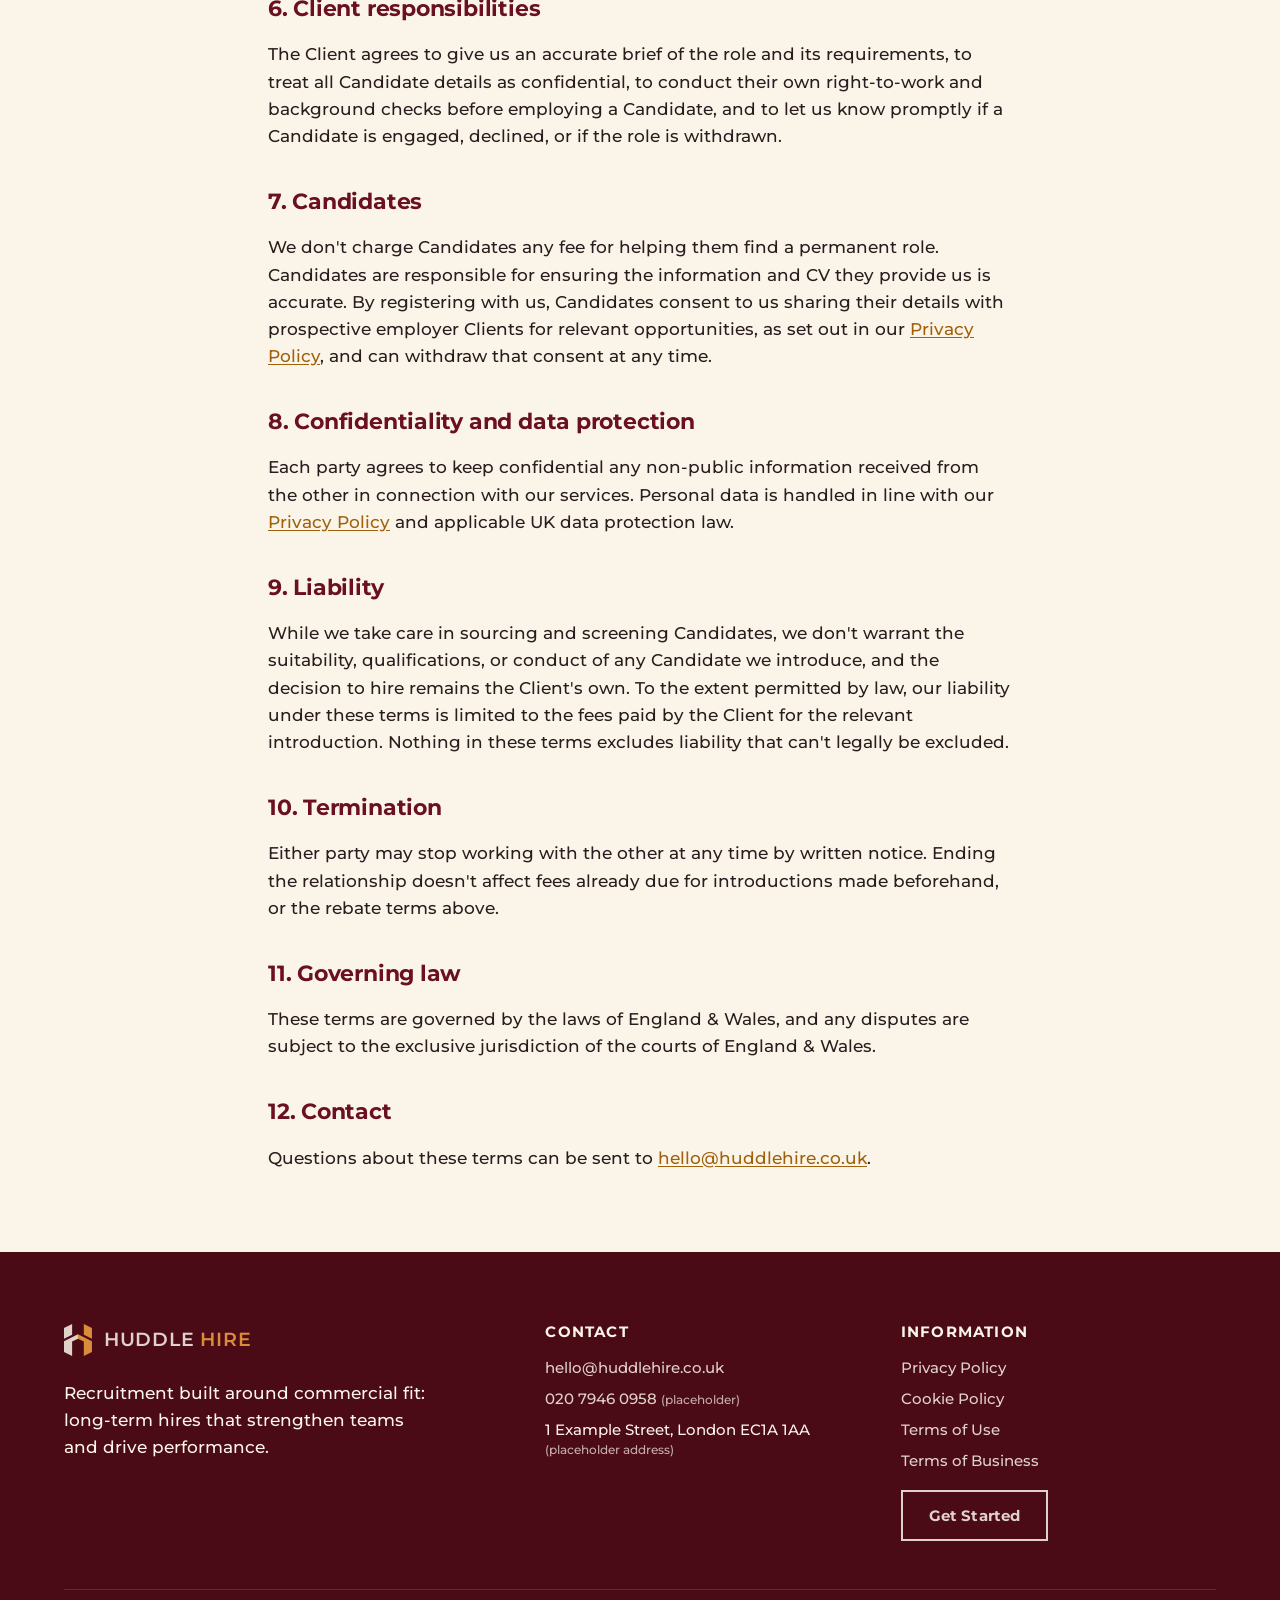
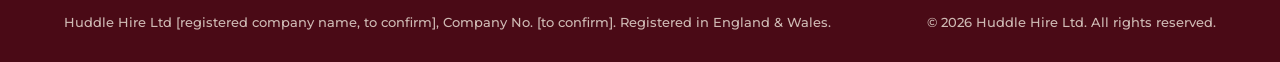
<file: terms-of-business.html>
<!doctype html>
<html lang="en-GB">
<head>
  <meta charset="utf-8">
  <meta name="viewport" content="width=device-width, initial-scale=1">
  <title>Terms of Business | Huddle Hire</title>
  <meta name="description" content="Terms of Business for Huddle Hire.">
  <meta name="robots" content="noindex">
  <link rel="icon" href="assets/logo/favicon.svg" type="image/svg+xml">
  <link rel="icon" href="assets/logo/png/favicon-32.png" sizes="32x32">
  <link rel="shortcut icon" href="assets/logo/favicon.ico">
  <link rel="apple-touch-icon" href="assets/logo/png/apple-touch-icon-180.png">
  <link rel="manifest" href="site.webmanifest">
  <link rel="stylesheet" href="css/style.css">
</head>
<body>
  <a class="skip-link" href="#main">Skip to content</a>

  <header class="site-header">
    <div class="container site-header__bar">
      <a href="index.html" class="logo" aria-label="Huddle Hire home">
        <svg viewBox="0 0 310 355" aria-hidden="true">
          <polygon points="0,45 90,0 90,120 0,165" fill="var(--hh-maroon)"/>
          <polygon points="0,190 155,112.5 155,162.5 90,195 90,355 0,310" fill="var(--hh-maroon)"/>
          <polygon points="220,0 310,45 310,165 220,120" fill="var(--hh-bronze)"/>
          <polygon points="155,112.5 310,190 310,310 220,355 220,195 155,162.5" fill="var(--hh-bronze)"/>
        </svg>
        <span class="logo__word">HUDDLE <span class="accent">HIRE</span></span>
      </a>
      <nav class="site-nav" aria-label="Primary">
        <a href="about.html">About</a>
        <a href="services.html">Services</a>
        <a href="contact.html">Contact</a>
      </nav>
      <div class="header-actions">
        <a class="btn btn--primary" href="contact.html"><span>Get Started</span></a>
        <button class="menu-toggle" aria-label="Open menu" aria-expanded="false" aria-controls="mobile-nav">
          <span></span><span></span><span></span>
        </button>
      </div>
    </div>
  </header>
  <nav class="mobile-nav" id="mobile-nav" aria-label="Mobile">
    <a href="about.html">About</a>
    <a href="services.html">Services</a>
    <a href="contact.html">Contact</a>
    <a class="btn btn--primary" href="contact.html"><span>Get Started</span></a>
  </nav>

  <main id="main">
    <section class="hero section--tight">
      <div class="container">
        <div class="eyebrow reveal is-visible">Legal</div>
        <h1 class="reveal is-visible" style="max-width:22ch">Terms of Business</h1>
      </div>
    </section>

    <section class="section section--tight">
      <div class="container legal-body">
        <p class="reveal">This page sets out the terms that apply when Huddle Hire provides recruitment services to clients and candidates.</p>
        <p class="reveal"><em>Last updated: 12 November 2026.</em></p>

        <h2 class="reveal">1. These terms</h2>
        <p class="reveal">These Terms of Business govern the provision of recruitment services by Huddle Hire Ltd [registered company name and number to confirm] ("Huddle Hire", "we", "us") to businesses seeking to hire ("the Client") and to individuals seeking work ("the Candidate"). By instructing us to search for candidates, or by accepting an introduction from us, the Client agrees to these terms.</p>

        <h2 class="reveal">2. Our service</h2>
        <p class="reveal">Huddle Hire acts as an employment agency, introducing Candidates to Clients for permanent positions. We search for, screen and shortlist Candidates against the Client's requirements, and introduce suitable Candidates for the Client's consideration. We don't guarantee that any introduction will result in a hire.</p>

        <h2 class="reveal">3. Introductions</h2>
        <p class="reveal">A Candidate is considered "introduced" by Huddle Hire if we provide the Client with their CV, details or an introduction by any means, or if the Client becomes aware of the Candidate through our marketing or search activity. Our fee becomes payable if the Client (or any associated company) employs, engages or otherwise contracts with an introduced Candidate within the period set out in our agreement with the Client, whether for the original role or a different one.</p>

        <h2 class="reveal">4. Fees</h2>
        <p class="reveal">Our fees and payment terms are agreed directly and in writing with each Client before work begins, and aren't published on this website. VAT is added at the prevailing rate where applicable. If you'd like to discuss fees for a particular assignment, please <a href="contact.html#employers">get in touch</a>.</p>

        <h2 class="reveal">5. Rebate</h2>
        <p class="reveal">Any rebate or replacement guarantee that applies if an introduced Candidate leaves a role shortly after starting is set out in our written agreement with the Client for that assignment.</p>

        <h2 class="reveal">6. Client responsibilities</h2>
        <p class="reveal">The Client agrees to give us an accurate brief of the role and its requirements, to treat all Candidate details as confidential, to conduct their own right-to-work and background checks before employing a Candidate, and to let us know promptly if a Candidate is engaged, declined, or if the role is withdrawn.</p>

        <h2 class="reveal">7. Candidates</h2>
        <p class="reveal">We don't charge Candidates any fee for helping them find a permanent role. Candidates are responsible for ensuring the information and CV they provide us is accurate. By registering with us, Candidates consent to us sharing their details with prospective employer Clients for relevant opportunities, as set out in our <a href="privacy-policy.html">Privacy Policy</a>, and can withdraw that consent at any time.</p>

        <h2 class="reveal">8. Confidentiality and data protection</h2>
        <p class="reveal">Each party agrees to keep confidential any non-public information received from the other in connection with our services. Personal data is handled in line with our <a href="privacy-policy.html">Privacy Policy</a> and applicable UK data protection law.</p>

        <h2 class="reveal">9. Liability</h2>
        <p class="reveal">While we take care in sourcing and screening Candidates, we don't warrant the suitability, qualifications, or conduct of any Candidate we introduce, and the decision to hire remains the Client's own. To the extent permitted by law, our liability under these terms is limited to the fees paid by the Client for the relevant introduction. Nothing in these terms excludes liability that can't legally be excluded.</p>

        <h2 class="reveal">10. Termination</h2>
        <p class="reveal">Either party may stop working with the other at any time by written notice. Ending the relationship doesn't affect fees already due for introductions made beforehand, or the rebate terms above.</p>

        <h2 class="reveal">11. Governing law</h2>
        <p class="reveal">These terms are governed by the laws of England &amp; Wales, and any disputes are subject to the exclusive jurisdiction of the courts of England &amp; Wales.</p>

        <h2 class="reveal">12. Contact</h2>
        <p class="reveal">Questions about these terms can be sent to <a href="mailto:hello@huddlehire.co.uk">hello@huddlehire.co.uk</a>.</p>
      </div>
    </section>
  </main>

  <footer class="site-footer">
    <div class="container">
      <div class="footer-grid">
        <div>
          <a href="index.html" class="logo logo--on-dark" aria-label="Huddle Hire home">
            <svg viewBox="0 0 310 355" aria-hidden="true">
              <polygon points="0,45 90,0 90,120 0,165" fill="var(--hh-ivory)"/>
              <polygon points="0,190 155,112.5 155,162.5 90,195 90,355 0,310" fill="var(--hh-ivory)"/>
              <polygon points="220,0 310,45 310,165 220,120" fill="var(--hh-copper)"/>
              <polygon points="155,112.5 310,190 310,310 220,355 220,195 155,162.5" fill="var(--hh-copper)"/>
            </svg>
            <span class="logo__word">HUDDLE <span class="accent">HIRE</span></span>
          </a>
          <p style="margin-top:20px;max-width:34ch">Recruitment built around commercial fit: long-term hires that strengthen teams and drive performance.</p>
        </div>
        <div>
          <h3>Contact</h3>
          <ul>
            <li><a href="mailto:hello@huddlehire.co.uk">hello@huddlehire.co.uk</a></li>
            <li><a href="tel:+442079460958">020 7946 0958</a> <span style="font-size:12px;opacity:.7">(placeholder)</span></li>
            <li>1 Example Street, London EC1A 1AA<br><span style="font-size:12px;opacity:.7">(placeholder address)</span></li>
          </ul>
        </div>
        <div>
          <h3>Information</h3>
          <ul>
            <li><a href="privacy-policy.html">Privacy Policy</a></li>
            <li><a href="cookie-policy.html">Cookie Policy</a></li>
            <li><a href="terms-of-use.html">Terms of Use</a></li>
            <li><a href="terms-of-business.html">Terms of Business</a></li>
          </ul>
          <a class="btn btn--on-dark-outline" style="margin-top:20px" href="contact.html"><span>Get Started</span></a>
        </div>
      </div>
      <div class="footer-bottom">
        <span>Huddle Hire Ltd [registered company name, to confirm], Company No. [to confirm]. Registered in England &amp; Wales.</span>
        <span>© 2026 Huddle Hire Ltd. All rights reserved.</span>
      </div>
    </div>
  </footer>

  <script src="js/main.js"></script>
</body>
</html>
</file>
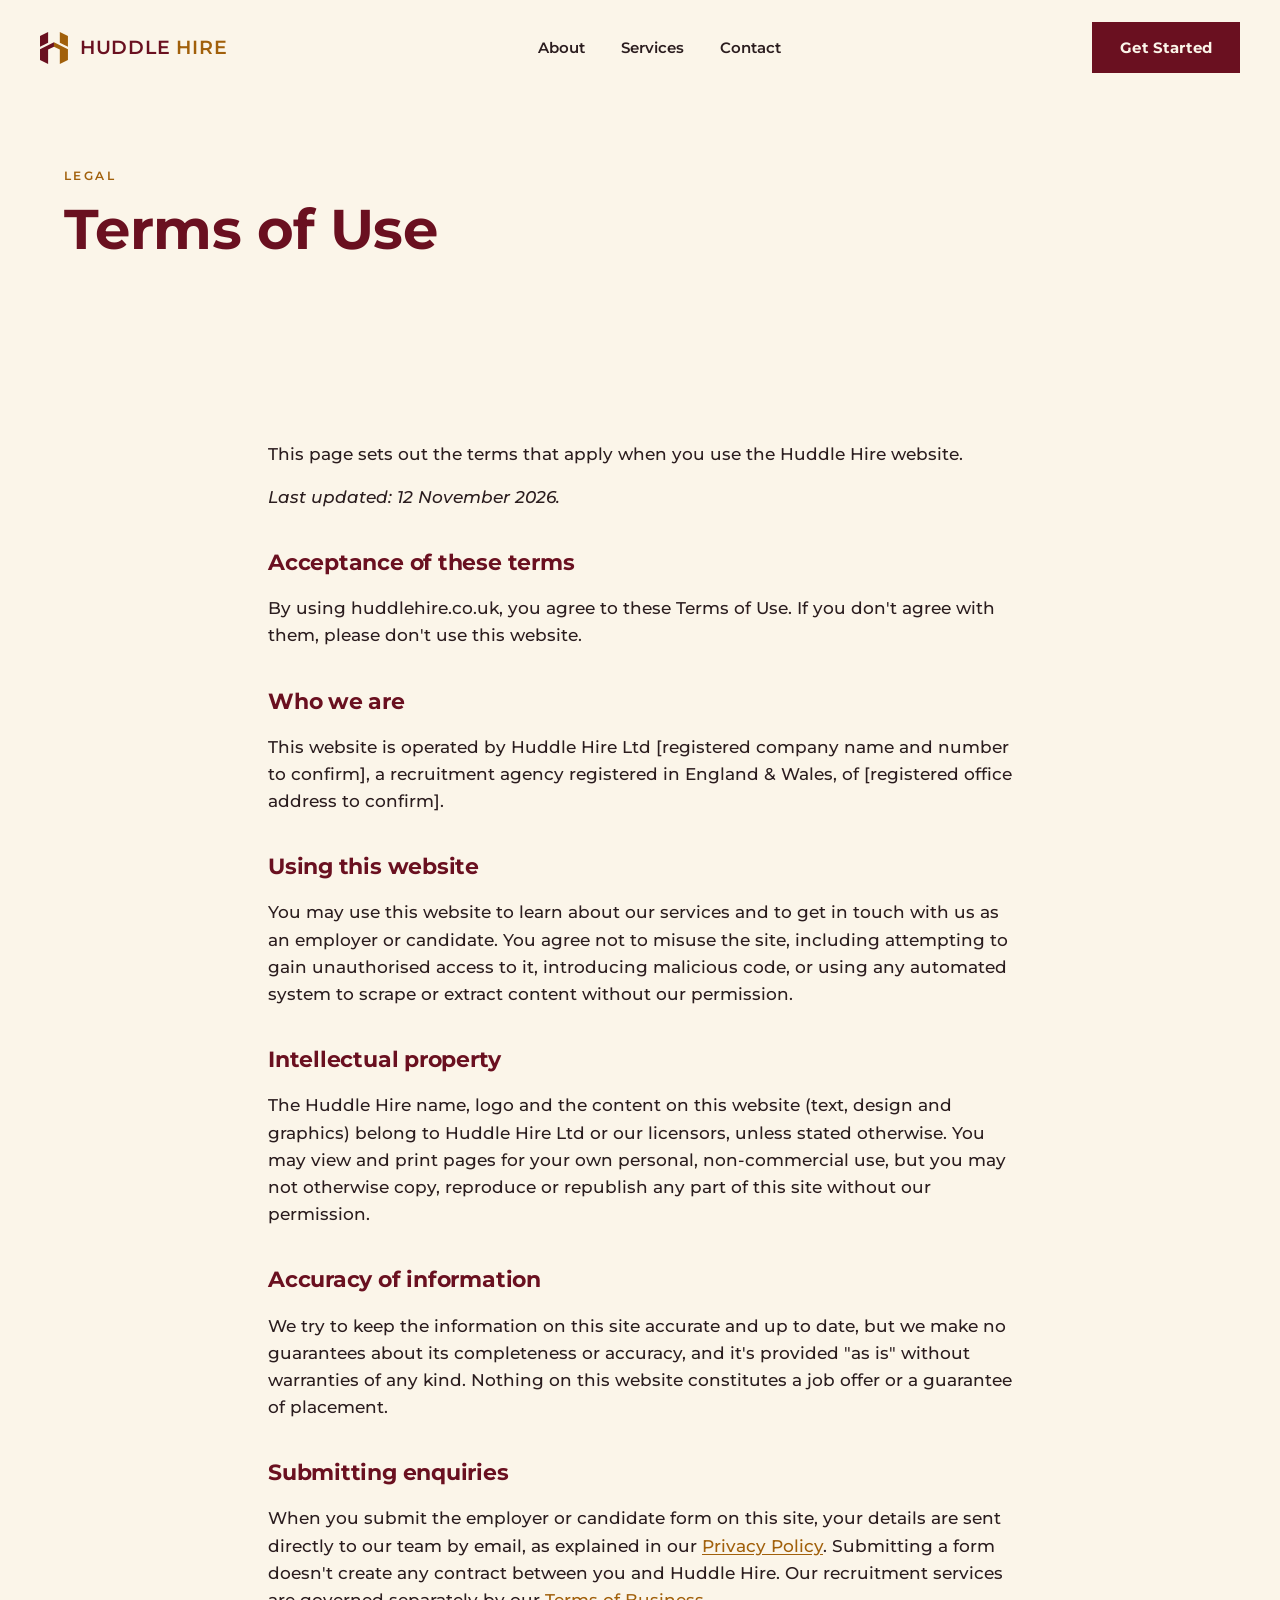
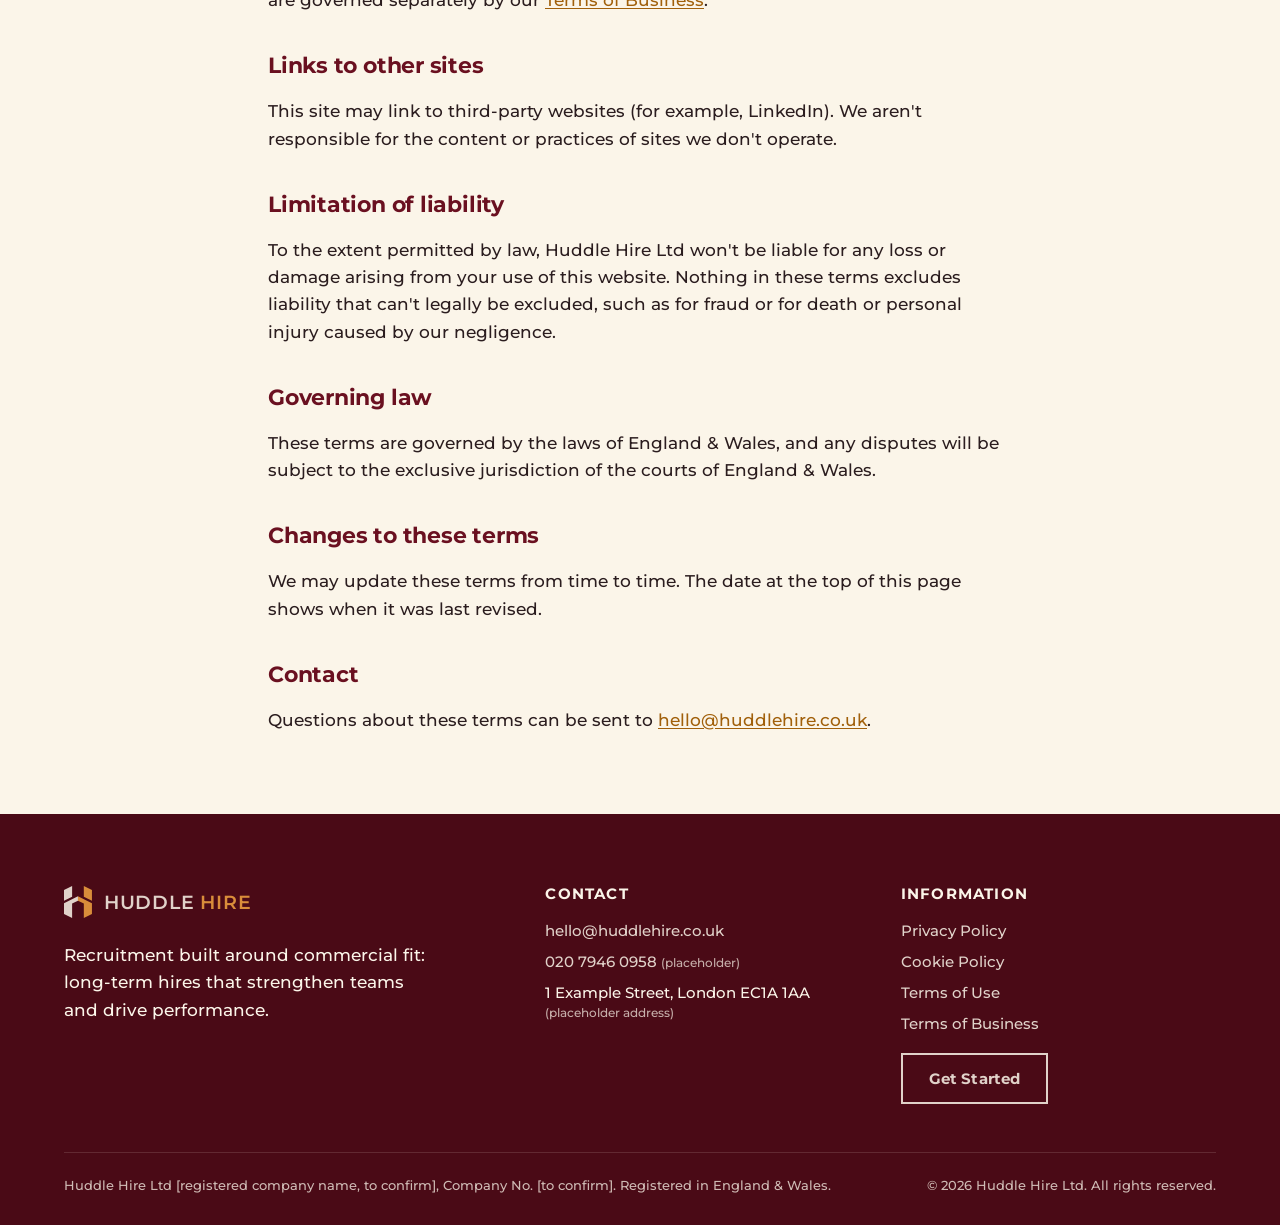
<file: terms-of-use.html>
<!doctype html>
<html lang="en-GB">
<head>
  <meta charset="utf-8">
  <meta name="viewport" content="width=device-width, initial-scale=1">
  <title>Terms of Use | Huddle Hire</title>
  <meta name="description" content="Terms of Use for Huddle Hire.">
  <meta name="robots" content="noindex">
  <link rel="icon" href="assets/logo/favicon.svg" type="image/svg+xml">
  <link rel="icon" href="assets/logo/png/favicon-32.png" sizes="32x32">
  <link rel="shortcut icon" href="assets/logo/favicon.ico">
  <link rel="apple-touch-icon" href="assets/logo/png/apple-touch-icon-180.png">
  <link rel="manifest" href="site.webmanifest">
  <link rel="stylesheet" href="css/style.css">
</head>
<body>
  <a class="skip-link" href="#main">Skip to content</a>

  <header class="site-header">
    <div class="container site-header__bar">
      <a href="index.html" class="logo" aria-label="Huddle Hire home">
        <svg viewBox="0 0 310 355" aria-hidden="true">
          <polygon points="0,45 90,0 90,120 0,165" fill="var(--hh-maroon)"/>
          <polygon points="0,190 155,112.5 155,162.5 90,195 90,355 0,310" fill="var(--hh-maroon)"/>
          <polygon points="220,0 310,45 310,165 220,120" fill="var(--hh-bronze)"/>
          <polygon points="155,112.5 310,190 310,310 220,355 220,195 155,162.5" fill="var(--hh-bronze)"/>
        </svg>
        <span class="logo__word">HUDDLE <span class="accent">HIRE</span></span>
      </a>
      <nav class="site-nav" aria-label="Primary">
        <a href="about.html">About</a>
        <a href="services.html">Services</a>
        <a href="contact.html">Contact</a>
      </nav>
      <div class="header-actions">
        <a class="btn btn--primary" href="contact.html"><span>Get Started</span></a>
        <button class="menu-toggle" aria-label="Open menu" aria-expanded="false" aria-controls="mobile-nav">
          <span></span><span></span><span></span>
        </button>
      </div>
    </div>
  </header>
  <nav class="mobile-nav" id="mobile-nav" aria-label="Mobile">
    <a href="about.html">About</a>
    <a href="services.html">Services</a>
    <a href="contact.html">Contact</a>
    <a class="btn btn--primary" href="contact.html"><span>Get Started</span></a>
  </nav>

  <main id="main">
    <section class="hero section--tight">
      <div class="container">
        <div class="eyebrow reveal is-visible">Legal</div>
        <h1 class="reveal is-visible" style="max-width:22ch">Terms of Use</h1>
      </div>
    </section>

    <section class="section section--tight">
      <div class="container legal-body">
        <p class="reveal">This page sets out the terms that apply when you use the Huddle Hire website.</p>
        <p class="reveal"><em>Last updated: 12 November 2026.</em></p>

        <h2 class="reveal">Acceptance of these terms</h2>
        <p class="reveal">By using huddlehire.co.uk, you agree to these Terms of Use. If you don't agree with them, please don't use this website.</p>

        <h2 class="reveal">Who we are</h2>
        <p class="reveal">This website is operated by Huddle Hire Ltd [registered company name and number to confirm], a recruitment agency registered in England &amp; Wales, of [registered office address to confirm].</p>

        <h2 class="reveal">Using this website</h2>
        <p class="reveal">You may use this website to learn about our services and to get in touch with us as an employer or candidate. You agree not to misuse the site, including attempting to gain unauthorised access to it, introducing malicious code, or using any automated system to scrape or extract content without our permission.</p>

        <h2 class="reveal">Intellectual property</h2>
        <p class="reveal">The Huddle Hire name, logo and the content on this website (text, design and graphics) belong to Huddle Hire Ltd or our licensors, unless stated otherwise. You may view and print pages for your own personal, non-commercial use, but you may not otherwise copy, reproduce or republish any part of this site without our permission.</p>

        <h2 class="reveal">Accuracy of information</h2>
        <p class="reveal">We try to keep the information on this site accurate and up to date, but we make no guarantees about its completeness or accuracy, and it's provided "as is" without warranties of any kind. Nothing on this website constitutes a job offer or a guarantee of placement.</p>

        <h2 class="reveal">Submitting enquiries</h2>
        <p class="reveal">When you submit the employer or candidate form on this site, your details are sent directly to our team by email, as explained in our <a href="privacy-policy.html">Privacy Policy</a>. Submitting a form doesn't create any contract between you and Huddle Hire. Our recruitment services are governed separately by our <a href="terms-of-business.html">Terms of Business</a>.</p>

        <h2 class="reveal">Links to other sites</h2>
        <p class="reveal">This site may link to third-party websites (for example, LinkedIn). We aren't responsible for the content or practices of sites we don't operate.</p>

        <h2 class="reveal">Limitation of liability</h2>
        <p class="reveal">To the extent permitted by law, Huddle Hire Ltd won't be liable for any loss or damage arising from your use of this website. Nothing in these terms excludes liability that can't legally be excluded, such as for fraud or for death or personal injury caused by our negligence.</p>

        <h2 class="reveal">Governing law</h2>
        <p class="reveal">These terms are governed by the laws of England &amp; Wales, and any disputes will be subject to the exclusive jurisdiction of the courts of England &amp; Wales.</p>

        <h2 class="reveal">Changes to these terms</h2>
        <p class="reveal">We may update these terms from time to time. The date at the top of this page shows when it was last revised.</p>

        <h2 class="reveal">Contact</h2>
        <p class="reveal">Questions about these terms can be sent to <a href="mailto:hello@huddlehire.co.uk">hello@huddlehire.co.uk</a>.</p>
      </div>
    </section>
  </main>

  <footer class="site-footer">
    <div class="container">
      <div class="footer-grid">
        <div>
          <a href="index.html" class="logo logo--on-dark" aria-label="Huddle Hire home">
            <svg viewBox="0 0 310 355" aria-hidden="true">
              <polygon points="0,45 90,0 90,120 0,165" fill="var(--hh-ivory)"/>
              <polygon points="0,190 155,112.5 155,162.5 90,195 90,355 0,310" fill="var(--hh-ivory)"/>
              <polygon points="220,0 310,45 310,165 220,120" fill="var(--hh-copper)"/>
              <polygon points="155,112.5 310,190 310,310 220,355 220,195 155,162.5" fill="var(--hh-copper)"/>
            </svg>
            <span class="logo__word">HUDDLE <span class="accent">HIRE</span></span>
          </a>
          <p style="margin-top:20px;max-width:34ch">Recruitment built around commercial fit: long-term hires that strengthen teams and drive performance.</p>
        </div>
        <div>
          <h3>Contact</h3>
          <ul>
            <li><a href="mailto:hello@huddlehire.co.uk">hello@huddlehire.co.uk</a></li>
            <li><a href="tel:+442079460958">020 7946 0958</a> <span style="font-size:12px;opacity:.7">(placeholder)</span></li>
            <li>1 Example Street, London EC1A 1AA<br><span style="font-size:12px;opacity:.7">(placeholder address)</span></li>
          </ul>
        </div>
        <div>
          <h3>Information</h3>
          <ul>
            <li><a href="privacy-policy.html">Privacy Policy</a></li>
            <li><a href="cookie-policy.html">Cookie Policy</a></li>
            <li><a href="terms-of-use.html">Terms of Use</a></li>
            <li><a href="terms-of-business.html">Terms of Business</a></li>
          </ul>
          <a class="btn btn--on-dark-outline" style="margin-top:20px" href="contact.html"><span>Get Started</span></a>
        </div>
      </div>
      <div class="footer-bottom">
        <span>Huddle Hire Ltd [registered company name, to confirm], Company No. [to confirm]. Registered in England &amp; Wales.</span>
        <span>© 2026 Huddle Hire Ltd. All rights reserved.</span>
      </div>
    </div>
  </footer>

  <script src="js/main.js"></script>
</body>
</html>
</file>
<file: css/style.css>
@import url("tokens.css");

/* ===== Reset ===== */
*, *::before, *::after { box-sizing: border-box; }
html { scroll-behavior: smooth; }
body {
  margin: 0;
  font-family: var(--hh-font);
  background: var(--hh-ivory);
  color: var(--hh-text);
  font-weight: var(--hh-weight-body);
  -webkit-font-smoothing: antialiased;
}
img, svg { max-width: 100%; display: block; }
a { color: inherit; text-decoration: none; }
ul { margin: 0; padding: 0; list-style: none; }
button { font-family: inherit; }

@media (prefers-reduced-motion: reduce) {
  *, *::before, *::after { animation-duration: 0.001ms !important; animation-iteration-count: 1 !important; transition-duration: 0.001ms !important; scroll-behavior: auto !important; }
}

/* ===== Layout helpers ===== */
.container { max-width: var(--hh-container); margin: 0 auto; padding: 0 24px; }
.section { padding: 96px 0; }
.section--tight { padding: 64px 0; }
.section--maroon {
  background: var(--hh-maroon); color: var(--hh-text-on-dark); position: relative;
  clip-path: polygon(0 28px, 100% 0, 100% calc(100% - 28px), 0 100%);
}
.section--maroon .eyebrow { color: var(--hh-copper); }
.grid { display: grid; gap: 32px; }
@media (min-width: 760px) {
  .grid--2 { grid-template-columns: repeat(2, 1fr); }
  .grid--3 { grid-template-columns: repeat(3, 1fr); }
  .grid--4 { grid-template-columns: repeat(4, 1fr); }
}
.visually-hidden {
  position: absolute; width: 1px; height: 1px; overflow: hidden;
  clip: rect(0 0 0 0); white-space: nowrap;
}
.skip-link {
  position: absolute; left: 0; top: -48px; z-index: 200;
  background: var(--hh-maroon); color: var(--hh-text-on-dark);
  padding: 12px 20px; font-weight: 700; transition: top .2s ease;
}
.skip-link:focus { top: 0; }

/* ===== Focus ===== */
a:focus-visible, button:focus-visible, input:focus-visible, textarea:focus-visible, select:focus-visible {
  outline: 2px solid var(--hh-focus);
  outline-offset: 2px;
}

/* ===== Typography ===== */
.eyebrow {
  font-weight: 600; font-size: 12px; letter-spacing: 0.2em; text-transform: uppercase;
  color: var(--hh-bronze); margin: 0 0 16px;
}
.rule { width: 48px; height: 2px; background: var(--hh-bronze); margin-bottom: 20px; border: 0; }
.section--maroon .rule { background: var(--hh-copper); }
h1, h2, h3 { font-weight: var(--hh-weight-heading); line-height: 1.1; letter-spacing: -0.01em; color: var(--hh-maroon); margin: 0 0 20px; }
.section--maroon h1, .section--maroon h2, .section--maroon h3 { color: var(--hh-text-on-dark); }
h1 { font-size: clamp(34px, 5vw, 56px); }
h2 { font-size: clamp(28px, 4vw, 40px); }
h3 { font-size: 22px; }
p { line-height: 1.6; font-size: 17px; margin: 0 0 16px; }
.lede { font-size: 19px; color: var(--hh-text-muted); max-width: 60ch; }
.section--maroon .lede { color: var(--hh-text-on-dark); opacity: 0.9; }
.max-prose { max-width: 60ch; }

/* ===== Buttons ===== */
.btn {
  position: relative; display: inline-flex; align-items: center; justify-content: center;
  gap: 10px; font-weight: 700; font-size: 15px; letter-spacing: 0.01em;
  padding: 14px 26px; min-height: 48px; border-radius: var(--hh-radius);
  border: 2px solid transparent; cursor: pointer; overflow: hidden;
  transition: transform .25s ease, box-shadow .25s ease, color .25s ease, border-color .25s ease;
}
.btn::after {
  content: ""; position: absolute; inset: 0; background: currentColor; opacity: 0;
  transform: scaleX(0); transform-origin: left; transition: transform .35s ease;
}
.btn span { position: relative; z-index: 1; }
.btn:hover { transform: translateY(-2px); }
.btn:active { transform: translateY(0); }

.btn--primary { background: var(--hh-maroon); color: var(--hh-ivory); }
.btn--primary:hover { background: var(--hh-maroon-deep); }

.btn--secondary { background: transparent; color: var(--hh-maroon); border-color: var(--hh-maroon); }
.btn--secondary:hover { background: var(--hh-maroon); color: var(--hh-ivory); }

.btn--on-dark { background: var(--hh-copper); color: var(--hh-maroon); }
.btn--on-dark:hover { background: var(--hh-text-on-dark); }

.btn--on-dark-outline { background: transparent; color: var(--hh-text-on-dark); border-color: var(--hh-text-on-dark); }
.btn--on-dark-outline:hover { background: var(--hh-text-on-dark); color: var(--hh-maroon); }

/* ===== Logo ===== */
.logo { display: inline-flex; align-items: center; gap: 12px; }
.logo svg { height: 32px; width: auto; flex-shrink: 0; }
.logo__word { font-weight: 600; letter-spacing: 0.04em; font-size: 19px; white-space: nowrap; }
.logo__word .accent { color: var(--hh-bronze); }
.logo--on-dark .logo__word { color: var(--hh-ivory); }
.logo--on-dark .logo__word .accent { color: var(--hh-copper); }
.logo:not(.logo--on-dark) .logo__word { color: var(--hh-maroon); }

/* ===== Header ===== */
.site-header {
  position: sticky; top: 0; z-index: 100; background: rgba(251, 245, 233, 0.92);
  backdrop-filter: blur(6px); border-bottom: 1px solid transparent;
  transition: box-shadow .3s ease, border-color .3s ease, padding .3s ease;
}
.site-header.is-scrolled { border-color: var(--hh-line); box-shadow: 0 8px 24px -16px rgba(43,29,31,.25); }
.site-header__bar { display: flex; align-items: center; justify-content: space-between; padding: 22px 0; transition: padding .3s ease; }
.site-header.is-scrolled .site-header__bar { padding: 14px 0; }
.site-nav { display: none; align-items: center; gap: 36px; }
.site-nav a {
  position: relative; font-weight: 600; font-size: 15px; color: var(--hh-text); padding: 6px 0;
}
.site-nav a::after {
  content: ""; position: absolute; left: 0; bottom: 0; width: 100%; height: 2px;
  background: var(--hh-bronze); transform: scaleX(0); transform-origin: left; transition: transform .25s ease;
}
.site-nav a:hover::after, .site-nav a[aria-current="page"]::after { transform: scaleX(1); }
.site-nav a[aria-current="page"] { color: var(--hh-maroon); }
.header-actions { display: flex; align-items: center; gap: 16px; }
.header-actions .btn { display: none; }
.menu-toggle {
  display: inline-flex; flex-direction: column; justify-content: center; gap: 5px;
  width: 44px; height: 44px; background: transparent; border: 1px solid var(--hh-line); padding: 0; cursor: pointer;
}
.menu-toggle span { display: block; width: 22px; height: 2px; margin: 0 auto; background: var(--hh-maroon); transition: transform .3s ease, opacity .3s ease; }
.menu-toggle[aria-expanded="true"] span:nth-child(1) { transform: translateY(7px) rotate(45deg); }
.menu-toggle[aria-expanded="true"] span:nth-child(2) { opacity: 0; }
.menu-toggle[aria-expanded="true"] span:nth-child(3) { transform: translateY(-7px) rotate(-45deg); }

.mobile-nav {
  position: fixed; inset: 0; top: 0; background: var(--hh-ivory); z-index: 99;
  display: flex; flex-direction: column; padding: 100px 32px 40px; gap: 28px;
  transform: translateX(100%); transition: transform .35s ease; visibility: hidden;
}
.mobile-nav.is-open { transform: translateX(0); visibility: visible; }
.mobile-nav a:not(.btn) { font-size: 24px; font-weight: 700; color: var(--hh-maroon); }
.mobile-nav .btn { align-self: flex-start; margin-top: 12px; }
body.nav-open { overflow: hidden; }

@media (min-width: 900px) {
  .site-nav { display: flex; }
  .header-actions .btn { display: inline-flex; }
  .menu-toggle { display: none; }
}

/* ===== Hero ===== */
.hero { position: relative; overflow: hidden; padding: 72px 0 96px; }
.hero .container { position: relative; z-index: 1; }
.hero__grid { display: grid; gap: 40px; align-items: center; }
.hero h1 { max-width: 18ch; }

.hero-graphic {
  position: absolute; top: 50%; right: clamp(-140px, -7vw, -40px);
  width: clamp(260px, 32vw, 520px); z-index: 0; pointer-events: none;
  opacity: 0; animation: heroFadeIn 1.1s ease forwards, heroFloat 9s ease-in-out 1.1s infinite;
}
.hero-graphic svg { width: 100%; height: auto; display: block; }
@keyframes heroFadeIn { to { opacity: .95; } }
@keyframes heroFloat {
  0%, 100% { transform: translateY(calc(-50% + var(--parallax, 0px))) rotate(-3deg); }
  50% { transform: translateY(calc(-54% + var(--parallax, 0px))) rotate(3deg); }
}
@media (max-width: 899px) {
  .hero-graphic { top: auto; bottom: -15%; right: -22vw; width: 56vw; }
  .hero-graphic svg { opacity: .4; }
}
@keyframes heroFloatMobile {
  0%, 100% { transform: translateY(var(--parallax, 0px)) rotate(-3deg); }
  50% { transform: translateY(calc(-6px + var(--parallax, 0px))) rotate(3deg); }
}
@media (max-width: 899px) {
  .hero-graphic { animation-name: heroFadeIn, heroFloatMobile; }
}
@media (prefers-reduced-motion: reduce) {
  .hero-graphic { opacity: .95; animation: none; }
}

/* ===== Reveal animation ===== */
.reveal { opacity: 0; transform: translateY(28px); transition: opacity .7s ease, transform .7s ease; }
.reveal.is-visible { opacity: 1; transform: translateY(0); }
.reveal-stagger > * { transition-delay: calc(var(--i, 0) * 90ms); }

/* ===== Cards ===== */
.card {
  background: var(--hh-white); border: 1px solid var(--hh-line); padding: 36px;
  transition: transform .25s ease, box-shadow .3s ease, border-color .3s ease;
}
.card:hover { transform: translateY(-6px); box-shadow: 0 24px 48px -32px rgba(43,29,31,.35); border-color: var(--hh-bronze); }
.card.is-tilting { transition: box-shadow .3s ease, border-color .3s ease; }
.card .num { font-size: 13px; font-weight: 700; letter-spacing: .1em; color: var(--hh-bronze); margin-bottom: 14px; display: block; }

/* ===== Testimonials ===== */
.testimonial {
  background: var(--hh-white); border: 1px solid var(--hh-line); padding: 32px; display: flex; flex-direction: column; gap: 16px;
  transition: transform .25s ease, box-shadow .3s ease;
}
.testimonial:hover { transform: translateY(-4px); box-shadow: 0 24px 48px -32px rgba(43,29,31,.3); }
.testimonial.is-tilting { transition: box-shadow .3s ease; }
.testimonial__quote { font-size: 18px; font-weight: 600; color: var(--hh-text); margin: 0; }
.testimonial__quote::before { content: open-quote; color: var(--hh-bronze); }
.testimonial__quote::after { content: close-quote; color: var(--hh-bronze); }
.testimonial__name { font-size: 14px; color: var(--hh-text-muted); margin: 0; font-weight: 600; }
.placeholder-note {
  font-size: 13px; color: var(--hh-text-muted); border: 1px dashed var(--hh-line); padding: 10px 14px; margin-top: -4px;
}

/* ===== Process steps ===== */
.process { position: relative; display: grid; gap: 28px; counter-reset: step; }
.process__step { position: relative; padding-left: 64px; overflow: hidden; }
.process__step .num {
  position: absolute; z-index: 1; left: 0; top: 0; width: 44px; height: 44px; border: 2px solid var(--hh-maroon);
  color: var(--hh-maroon); display: flex; align-items: center; justify-content: center; font-weight: 700; font-size: 15px;
}
.section--maroon .process__step .num { border-color: var(--hh-copper); color: var(--hh-copper); }
.process__step h3 { margin-bottom: 8px; position: relative; z-index: 1; }
.process__step p { position: relative; z-index: 1; }
.process__step::after {
  content: attr(data-step); position: absolute; top: -0.3em; right: 0; z-index: 0;
  font-size: 128px; font-weight: 700; line-height: 1; color: var(--hh-maroon); opacity: .08; pointer-events: none;
}
.section--maroon .process__step::after { color: var(--hh-text-on-dark); opacity: .12; }
@media (max-width: 700px) { .process__step::after { display: none; } }

/* ===== Keyword marquee ===== */
.marquee {
  overflow: hidden; border-top: 1px solid var(--hh-line); border-bottom: 1px solid var(--hh-line);
  padding: 22px 0; background: var(--hh-white);
}
.marquee__track { display: flex; width: max-content; gap: 48px; animation: marquee 32s linear infinite; }
.marquee:hover .marquee__track { animation-play-state: paused; }
.marquee__track span { font-weight: 600; font-size: 15px; letter-spacing: .04em; color: var(--hh-maroon); white-space: nowrap; }
.marquee__track span.dot { color: var(--hh-bronze); }
@keyframes marquee { from { transform: translateX(0); } to { transform: translateX(-50%); } }
@media (prefers-reduced-motion: reduce) { .marquee__track { animation: none; overflow-x: auto; } }

/* ===== Contact panels (click-to-open forms) ===== */
.contact-columns { align-items: start; }
.contact-panel {
  background: var(--hh-white); border: 1px solid var(--hh-line); padding: 40px;
  scroll-margin-top: 110px;
}
.contact-panel .btn { margin-top: 8px; }
.contact-form-wrap {
  display: grid; grid-template-rows: 0fr;
  transition: grid-template-rows .45s cubic-bezier(.4,0,.2,1);
}
.contact-form-wrap.is-open { grid-template-rows: 1fr; }
.contact-form-inner { overflow: hidden; min-height: 0; }
.contact-form-wrap .form {
  margin-top: 28px; padding-top: 28px; border-top: 1px solid var(--hh-line);
}
@media (max-width: 759px) {
  .contact-panel { padding: 28px; }
}

/* ===== Split image/text sections ===== */
.split { display: grid; gap: 40px; align-items: center; }
@media (min-width: 860px) {
  .split { grid-template-columns: 1fr 1fr; gap: 64px; }
  .split--image-left .split-image { order: -1; }
}
.split-image { position: relative; }
.split-image img {
  width: 100%; height: auto; aspect-ratio: 4 / 3; object-fit: cover; display: block;
  background: var(--hh-line);
}
.split-image::before, .split-image::after {
  content: ""; position: absolute; width: 56px; height: 56px; pointer-events: none; z-index: 1;
}
.split-image::before { top: -14px; left: -14px; border-top: 3px solid var(--hh-bronze); border-left: 3px solid var(--hh-bronze); }
.split-image::after { bottom: -14px; right: -14px; border-bottom: 3px solid var(--hh-bronze); border-right: 3px solid var(--hh-bronze); }
.section--maroon .split-image::before, .section--maroon .split-image::after { border-color: var(--hh-copper); }
@media (max-width: 640px) {
  .split-image::before, .split-image::after { width: 36px; height: 36px; }
}

.image-overlay { position: relative; }
.image-overlay img { width: 100%; height: auto; aspect-ratio: 16 / 9; object-fit: cover; display: block; }
.image-overlay .overlay-panel {
  position: absolute; left: 0; bottom: 0; max-width: 460px;
  margin: 24px; padding: 32px 36px; background: var(--hh-maroon); color: var(--hh-text-on-dark);
}
.image-overlay .overlay-panel .eyebrow { color: var(--hh-copper); }
.image-overlay .overlay-panel h2, .image-overlay .overlay-panel p { color: var(--hh-text-on-dark); }
.image-overlay .overlay-panel p:last-child { margin-bottom: 0; }
@media (max-width: 640px) {
  .image-overlay img { aspect-ratio: 3 / 4; }
  .image-overlay .overlay-panel { position: static; max-width: none; margin: 0; }
}

.image-banner { position: relative; margin: 0 0 8px; }
.image-banner img { width: 100%; height: auto; aspect-ratio: 21 / 9; object-fit: cover; display: block; }
.image-banner::before, .image-banner::after {
  content: ""; position: absolute; width: 56px; height: 56px; pointer-events: none; z-index: 1;
}
.image-banner::before { top: -14px; left: -14px; border-top: 3px solid var(--hh-bronze); border-left: 3px solid var(--hh-bronze); }
.image-banner::after { bottom: -14px; right: -14px; border-bottom: 3px solid var(--hh-bronze); border-right: 3px solid var(--hh-bronze); }
@media (max-width: 640px) {
  .image-banner img { aspect-ratio: 4 / 3; }
  .image-banner::before, .image-banner::after { width: 36px; height: 36px; }
}

/* ===== Forms ===== */
.form { display: grid; gap: 20px; max-width: 640px; }
.field { display: grid; gap: 8px; }
.field label { font-weight: 700; font-size: 14px; color: var(--hh-text); }
.field .hint { font-size: 13px; color: var(--hh-text-muted); margin-top: -2px; }
.field input, .field textarea, .field select {
  font: 500 16px var(--hh-font); color: var(--hh-text); background: var(--hh-white);
  border: 1px solid var(--hh-line); padding: 14px 16px; border-radius: var(--hh-radius);
  transition: border-color .2s ease, box-shadow .2s ease;
}
.field input:focus, .field textarea:focus, .field select:focus { border-color: var(--hh-maroon); }
.field textarea { min-height: 140px; resize: vertical; }
.field.has-error input, .field.has-error textarea, .field.has-error select { border-color: #A13030; }
.field__error { font-size: 13px; color: #A13030; display: none; }
.field.has-error .field__error { display: block; }
.field input[type="file"] { padding: 10px; background: var(--hh-ivory); border-style: dashed; }
.form-status {
  padding: 16px 18px; border: 1px solid var(--hh-line); display: none; font-weight: 600; font-size: 15px;
}
.form-status.is-success { display: block; border-color: var(--hh-maroon); color: var(--hh-maroon); background: rgba(106,16,32,.05); }
.form-status.is-error { display: block; border-color: #A13030; color: #A13030; background: rgba(161,48,48,.06); }
.form-note { font-size: 13px; color: var(--hh-text-muted); }

/* ===== Success modal ===== */
.modal-overlay {
  position: fixed; inset: 0; background: rgba(43,29,31,.55);
  display: flex; align-items: center; justify-content: center; padding: 20px; z-index: 100;
}
.modal-overlay[hidden] { display: none; }
.modal { background: var(--hh-ivory); border: 1px solid var(--hh-line); max-width: 420px; width: 100%; padding: 36px; text-align: center; }
.modal h3 { margin-top: 0; color: var(--hh-maroon); }
.modal .btn { margin-top: 20px; }
body.modal-open { overflow: hidden; }

/* ===== Footer ===== */
.site-footer { background: var(--hh-maroon-deep); color: var(--hh-text-on-dark); padding: 72px 0 32px; }
.site-footer a { opacity: .85; transition: opacity .2s ease, color .2s ease; }
.site-footer a:hover { opacity: 1; color: var(--hh-copper); }
.footer-grid { display: grid; gap: 40px; margin-bottom: 48px; }
@media (min-width: 760px) { .footer-grid { grid-template-columns: 1.4fr 1fr 1fr; } }
.footer-grid h3 { color: var(--hh-text-on-dark); font-size: 15px; letter-spacing: .08em; text-transform: uppercase; margin-bottom: 18px; }
.footer-grid ul { display: grid; gap: 12px; font-size: 15px; }
.footer-bottom {
  border-top: 1px solid rgba(251,245,233,.18); padding-top: 24px; display: flex; flex-wrap: wrap;
  gap: 12px; justify-content: space-between; font-size: 13px; opacity: .75;
}

/* ===== Legal pages ===== */
.legal-body { max-width: 72ch; }
.legal-body h2 { font-size: 22px; margin-top: 40px; }
.legal-body ul { list-style: disc; padding-left: 1.4em; margin: 0 0 16px; display: grid; gap: 8px; }
.legal-body a { color: var(--hh-bronze); text-decoration: underline; text-underline-offset: 2px; }
.tbc-box { border: 1px dashed var(--hh-bronze); padding: 20px 24px; margin-top: 24px; background: var(--hh-white); }

/* ===== Two-path (get started) ===== */
.path-card { display: flex; flex-direction: column; gap: 16px; }
.path-card .btn { align-self: flex-start; margin-top: auto; }
</file>
